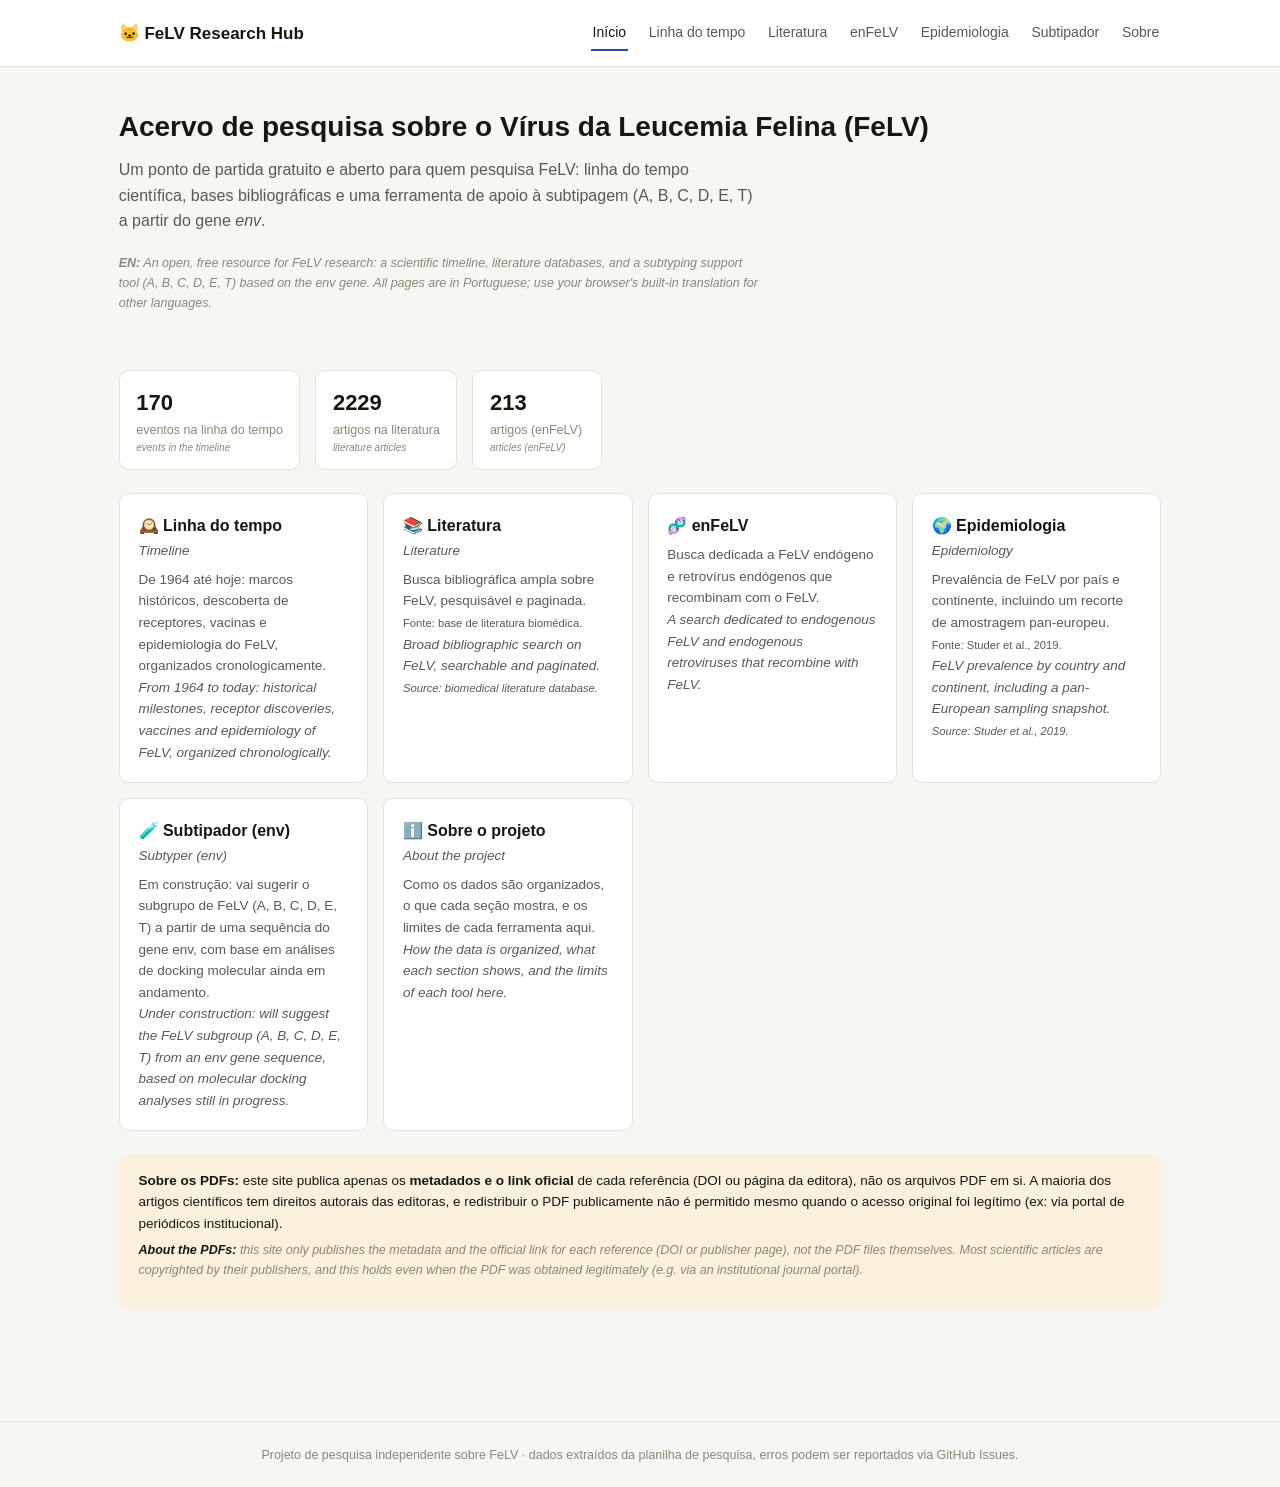
<file: index.html>
<!doctype html>
<html lang="pt-BR">
<head>
<meta charset="utf-8">
<meta name="viewport" content="width=device-width, initial-scale=1">
<title>FeLV Research Hub</title>
<meta name="description" content="Acervo aberto de pesquisa sobre o vírus da leucemia felina (FeLV): linha do tempo, buscas bibliográficas e ferramenta de apoio à subtipagem.">
<link rel="stylesheet" href="assets/css/style.css">
</head>
<body>
<header class="site">
  <div class="bar">
    <a class="brand" href="index.html">🐱 FeLV Research Hub</a>
    <nav>
      <a href="index.html" class="active">Início</a>
      <a href="felv_timeline.html">Linha do tempo</a>
      <a href="pubmed.html">Literatura</a>
      <a href="enfelv.html">enFeLV</a>
      <a href="epidemiologia.html">Epidemiologia</a>
      <a href="subtipador.html">Subtipador</a>
      <a href="sobre.html">Sobre</a>
    </nav>
  </div>
</header>

<div class="wrap">
  <div class="hero">
    <h1>Acervo de pesquisa sobre o Vírus da Leucemia Felina (FeLV)</h1>
    <p class="lead">Um ponto de partida gratuito e aberto para quem pesquisa FeLV: linha do tempo científica, bases bibliográficas e uma ferramenta de apoio à subtipagem (A, B, C, D, E, T) a partir do gene <em>env</em>.</p>
    <p class="en-text" style="margin-top:0.75rem;max-width:640px">
      <b>EN:</b> An open, free resource for FeLV research: a scientific timeline, literature databases, and a subtyping support tool (A, B, C, D, E, T) based on the <em>env</em> gene. All pages are in Portuguese; use your browser's built-in translation for other languages.
    </p>
  </div>

  <div class="stats" id="stats">
    <div class="stat"><div class="n">…</div><div class="l">carregando…</div></div>
  </div>

  <div class="card-grid">
    <a class="card" href="felv_timeline.html">
      <h3>🕰️ Linha do tempo</h3>
      <p class="en-caption">Timeline</p>
      <p>De 1964 até hoje: marcos históricos, descoberta de receptores, vacinas e epidemiologia do FeLV, organizados cronologicamente.</p>
      <p class="en-text">From 1964 to today: historical milestones, receptor discoveries, vaccines and epidemiology of FeLV, organized chronologically.</p>
    </a>
    <a class="card" href="pubmed.html">
      <h3>📚 Literatura</h3>
      <p class="en-caption">Literature</p>
      <p>Busca bibliográfica ampla sobre FeLV, pesquisável e paginada. <small>Fonte: base de literatura biomédica.</small></p>
      <p class="en-text">Broad bibliographic search on FeLV, searchable and paginated. <small>Source: biomedical literature database.</small></p>
    </a>
    <a class="card" href="enfelv.html">
      <h3>🧬 enFeLV</h3>
      <p>Busca dedicada a FeLV endógeno e retrovírus endógenos que recombinam com o FeLV.</p>
      <p class="en-text">A search dedicated to endogenous FeLV and endogenous retroviruses that recombine with FeLV.</p>
    </a>
    <a class="card" href="epidemiologia.html">
      <h3>🌍 Epidemiologia</h3>
      <p class="en-caption">Epidemiology</p>
      <p>Prevalência de FeLV por país e continente, incluindo um recorte de amostragem pan-europeu. <small>Fonte: Studer et al., 2019.</small></p>
      <p class="en-text">FeLV prevalence by country and continent, including a pan-European sampling snapshot. <small>Source: Studer et al., 2019.</small></p>
    </a>
    <a class="card" href="subtipador.html">
      <h3>🧪 Subtipador (env)</h3>
      <p class="en-caption">Subtyper (env)</p>
      <p>Em construção: vai sugerir o subgrupo de FeLV (A, B, C, D, E, T) a partir de uma sequência do gene env, com base em análises de docking molecular ainda em andamento.</p>
      <p class="en-text">Under construction: will suggest the FeLV subgroup (A, B, C, D, E, T) from an env gene sequence, based on molecular docking analyses still in progress.</p>
    </a>
    <a class="card" href="sobre.html">
      <h3>ℹ️ Sobre o projeto</h3>
      <p class="en-caption">About the project</p>
      <p>Como os dados são organizados, o que cada seção mostra, e os limites de cada ferramenta aqui.</p>
      <p class="en-text">How the data is organized, what each section shows, and the limits of each tool here.</p>
    </a>
  </div>

  <div class="notice warn">
    <b>Sobre os PDFs:</b> este site publica apenas os <b>metadados e o link oficial</b> de cada referência (DOI ou página da editora), não os arquivos PDF em si. A maioria dos artigos científicos tem direitos autorais das editoras, e redistribuir o PDF publicamente não é permitido mesmo quando o acesso original foi legítimo (ex: via portal de periódicos institucional).
    <p class="en-text"><b>About the PDFs:</b> this site only publishes the metadata and the official link for each reference (DOI or publisher page), not the PDF files themselves. Most scientific articles are copyrighted by their publishers, and this holds even when the PDF was obtained legitimately (e.g. via an institutional journal portal).</p>
  </div>
</div>

<footer class="site">
  Projeto de pesquisa independente sobre FeLV · dados extraídos da planilha de pesquisa, erros podem ser reportados via GitHub Issues.
</footer>

<script src="data/timeline.json.js"></script>
<script src="data/pubmed.json.js"></script>
<script src="data/enfelv.json.js"></script>
<script>
try {
  document.getElementById('stats').innerHTML = `
    <div class="stat"><div class="n">${window.__TIMELINE__.count}</div><div class="l">eventos na linha do tempo</div><div class="l-en">events in the timeline</div></div>
    <div class="stat"><div class="n">${window.__PUBMED__.count}</div><div class="l">artigos na literatura</div><div class="l-en">literature articles</div></div>
    <div class="stat"><div class="n">${window.__ENFELV__.count}</div><div class="l">artigos (enFeLV)</div><div class="l-en">articles (enFeLV)</div></div>
  `;
} catch (e) {}
</script>
</body>
</html>
</file>
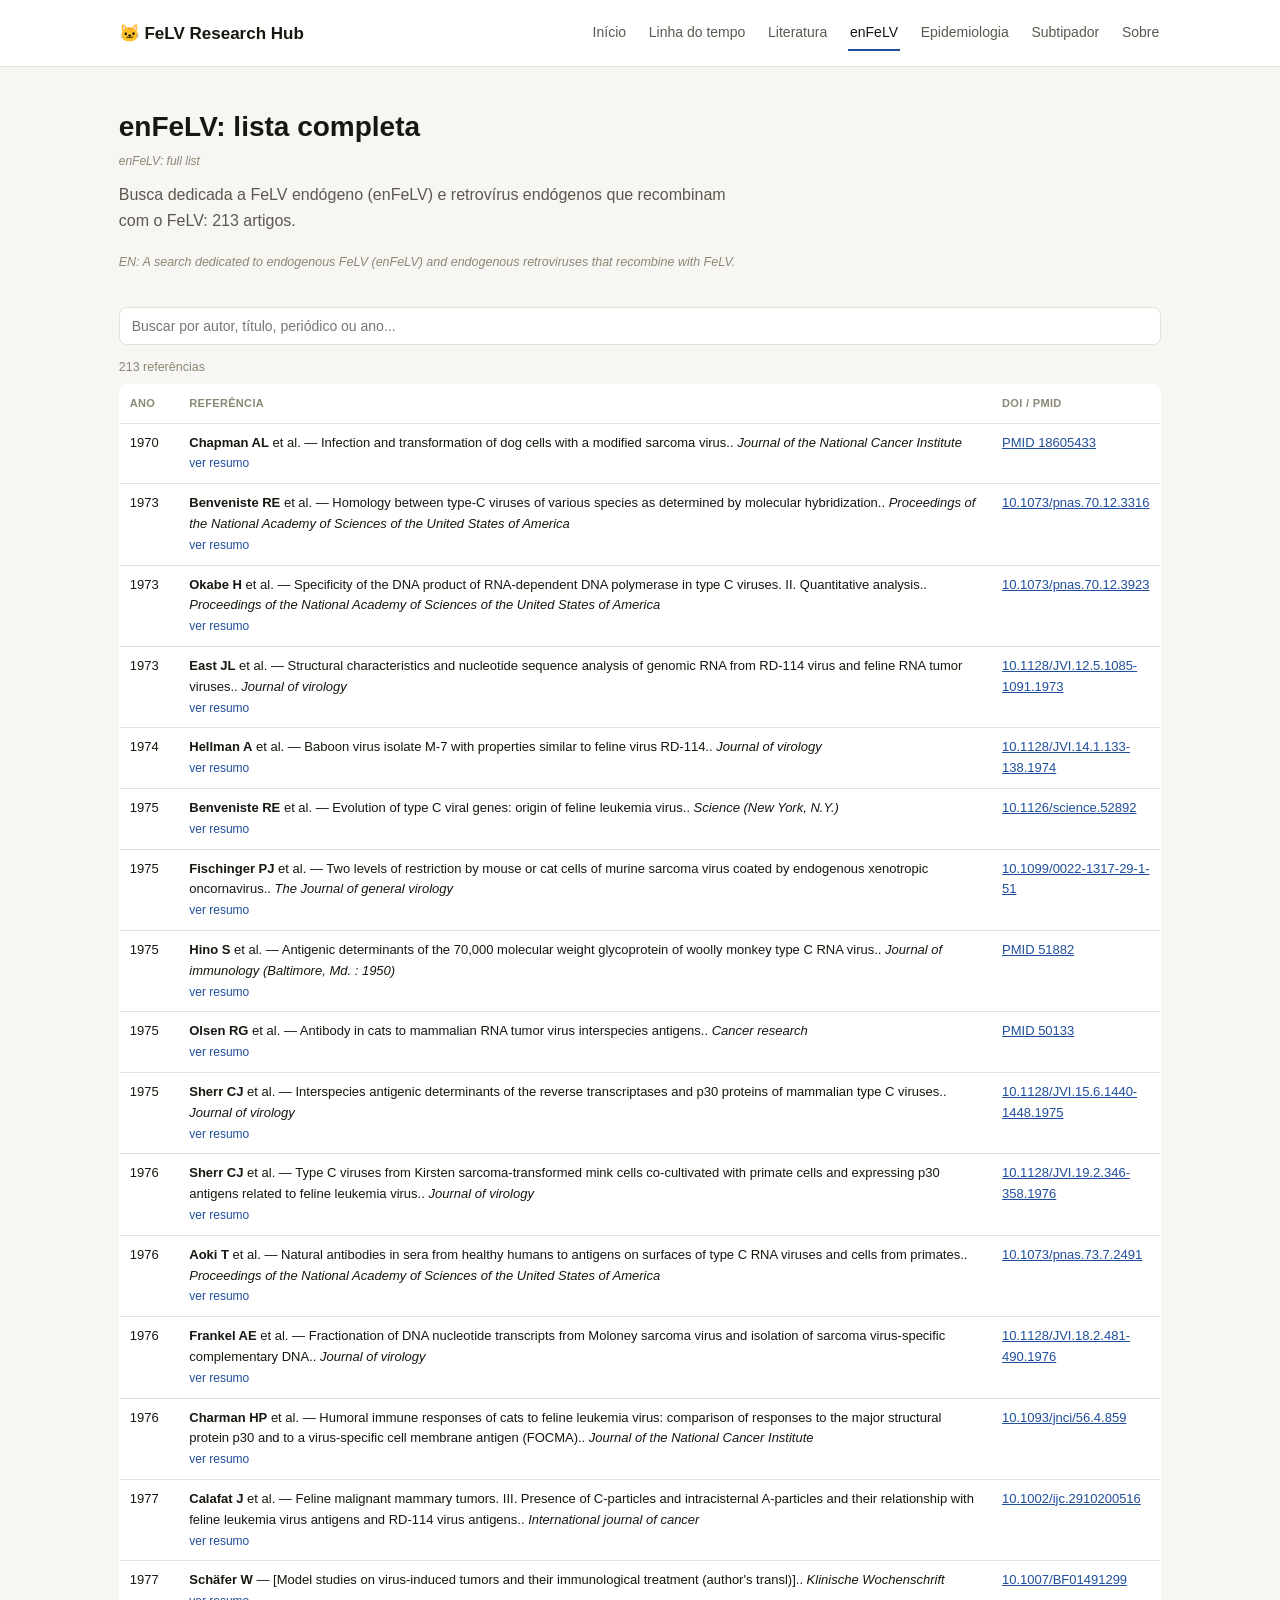
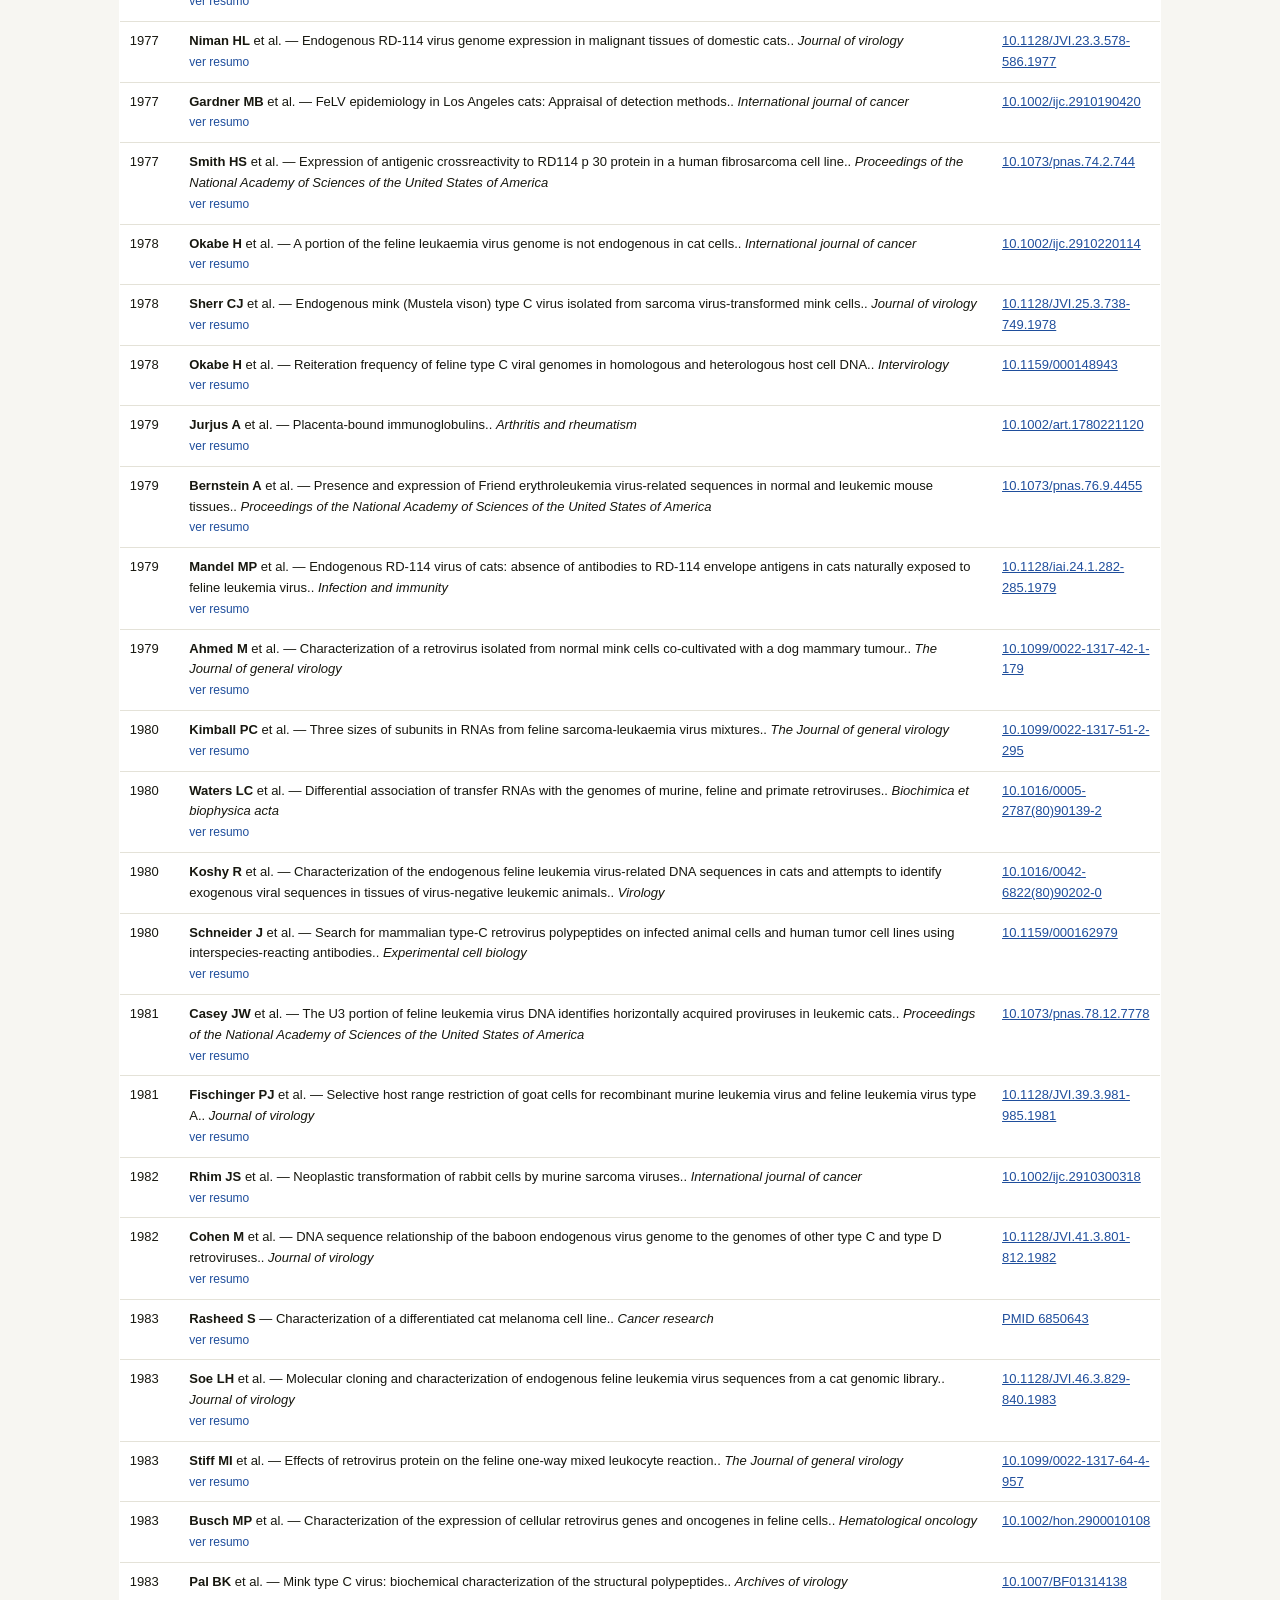
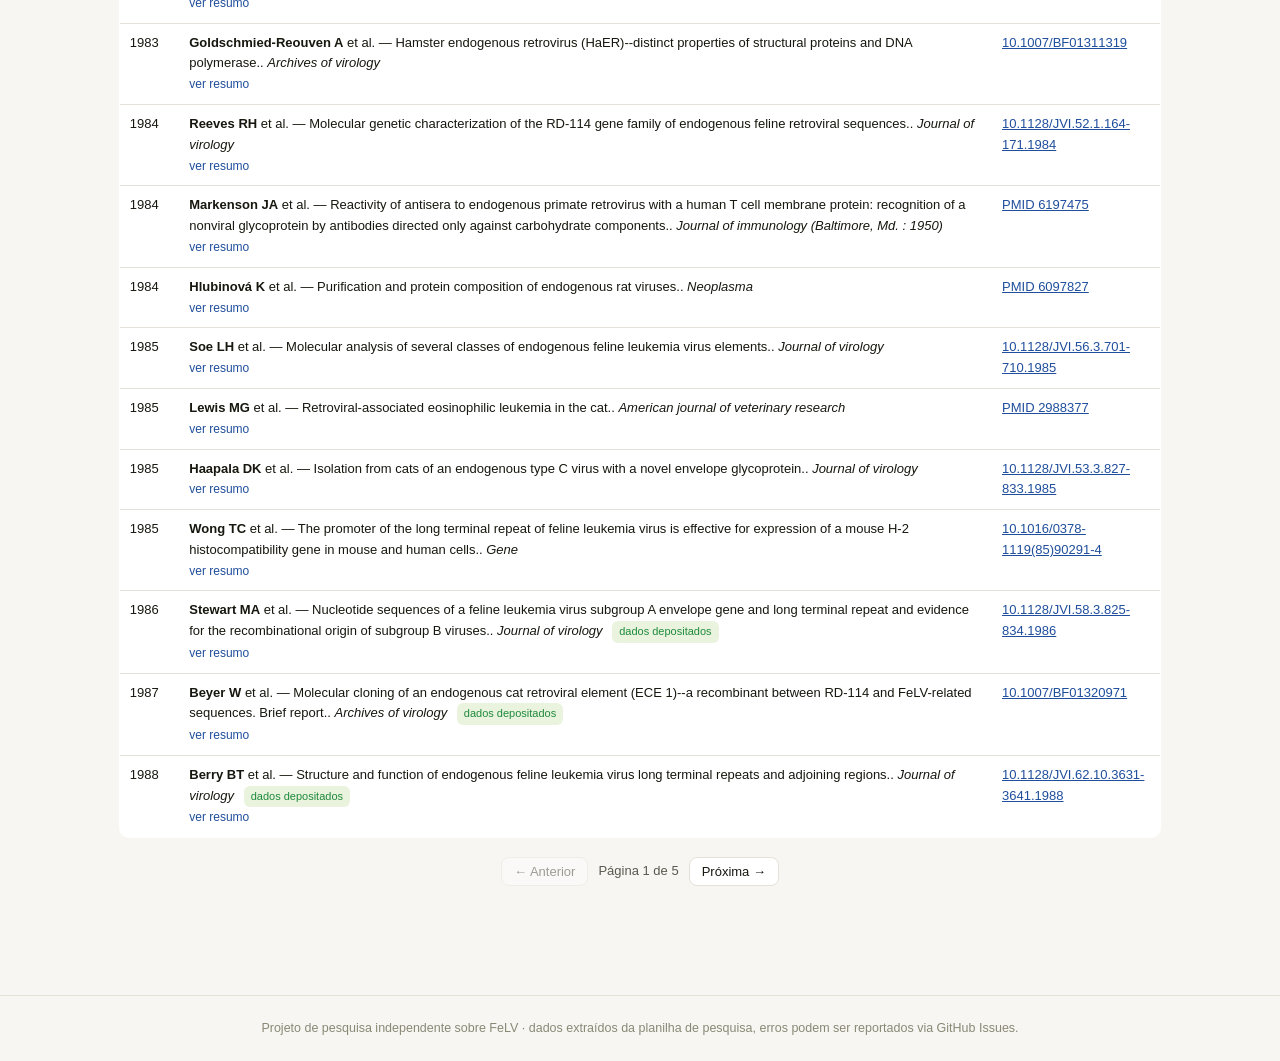
<file: enfelv.html>
<!doctype html>
<html lang="pt-BR">
<head>
<meta charset="utf-8">
<meta name="viewport" content="width=device-width, initial-scale=1">
<title>enFeLV · FeLV Research Hub</title>
<link rel="stylesheet" href="assets/css/style.css">
</head>
<body>
<header class="site">
  <div class="bar">
    <a class="brand" href="index.html">🐱 FeLV Research Hub</a>
    <nav>
      <a href="index.html">Início</a>
      <a href="felv_timeline.html">Linha do tempo</a>
      <a href="pubmed.html">Literatura</a>
      <a href="enfelv.html" class="active">enFeLV</a>
      <a href="epidemiologia.html">Epidemiologia</a>
      <a href="subtipador.html">Subtipador</a>
      <a href="sobre.html">Sobre</a>
    </nav>
  </div>
</header>

<div class="wrap">
  <div class="hero">
    <h1>enFeLV: lista completa</h1>
    <p class="en-caption">enFeLV: full list</p>
    <p class="lead">Busca dedicada a FeLV endógeno (enFeLV) e retrovírus endógenos que recombinam com o FeLV: <span id="totalCount">…</span> artigos.</p>
    <p class="en-text" style="max-width:640px">EN: A search dedicated to endogenous FeLV (enFeLV) and endogenous retroviruses that recombine with FeLV.</p>
  </div>

  <input type="search" id="search" placeholder="Buscar por autor, título, periódico ou ano...">
  <div class="count" id="count"></div>

  <table>
    <thead>
      <tr>
        <th style="width:60px">Ano</th>
        <th class="ref-cell">Referência</th>
        <th style="width:150px">DOI / PMID</th>
      </tr>
    </thead>
    <tbody id="tbody"></tbody>
  </table>

  <div class="pagination" id="pagination"></div>
</div>

<footer class="site">
  Projeto de pesquisa independente sobre FeLV · dados extraídos da planilha de pesquisa, erros podem ser reportados via GitHub Issues.
</footer>

<script src="assets/js/list-page.js"></script>
<script src="data/enfelv.json.js"></script>
<script>
initListPage({
  data: window.__ENFELV__.records,
  totalCountEl: document.getElementById('totalCount'),
});
</script>
</body>
</html>
</file>
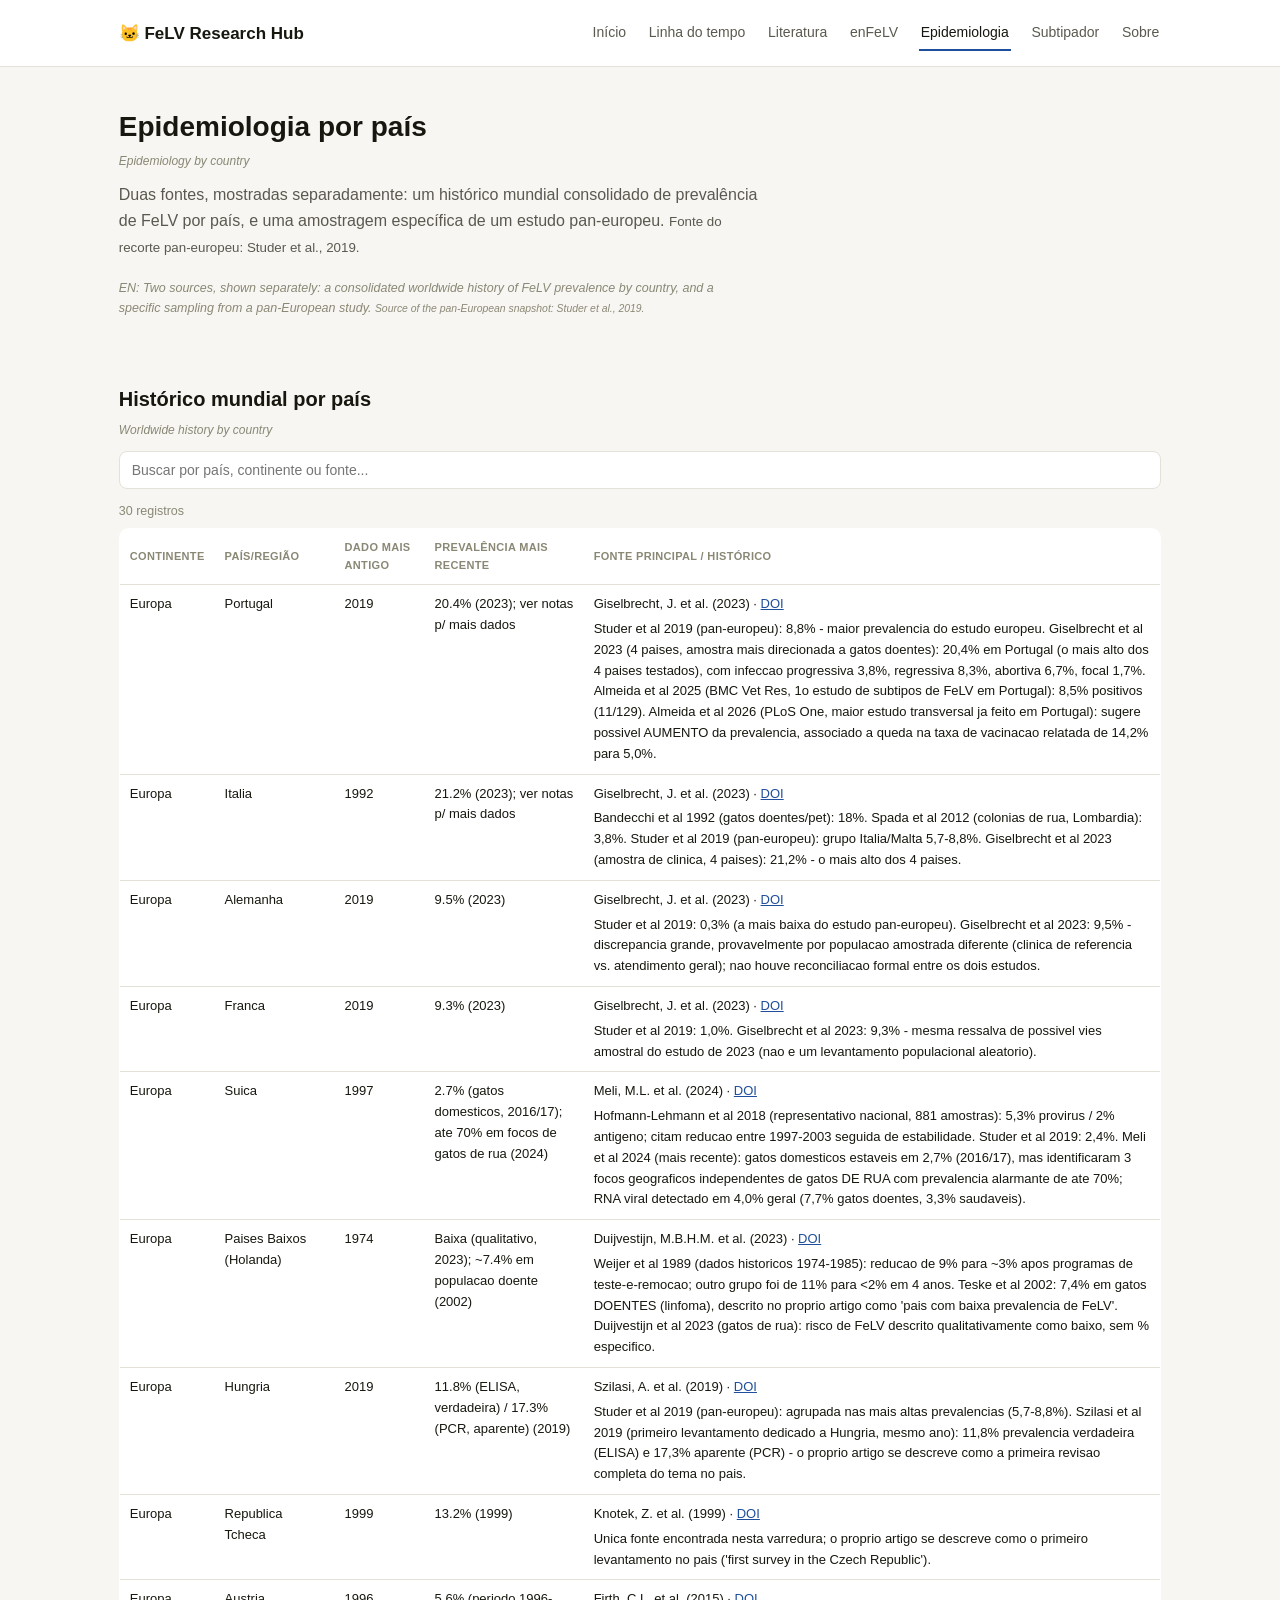
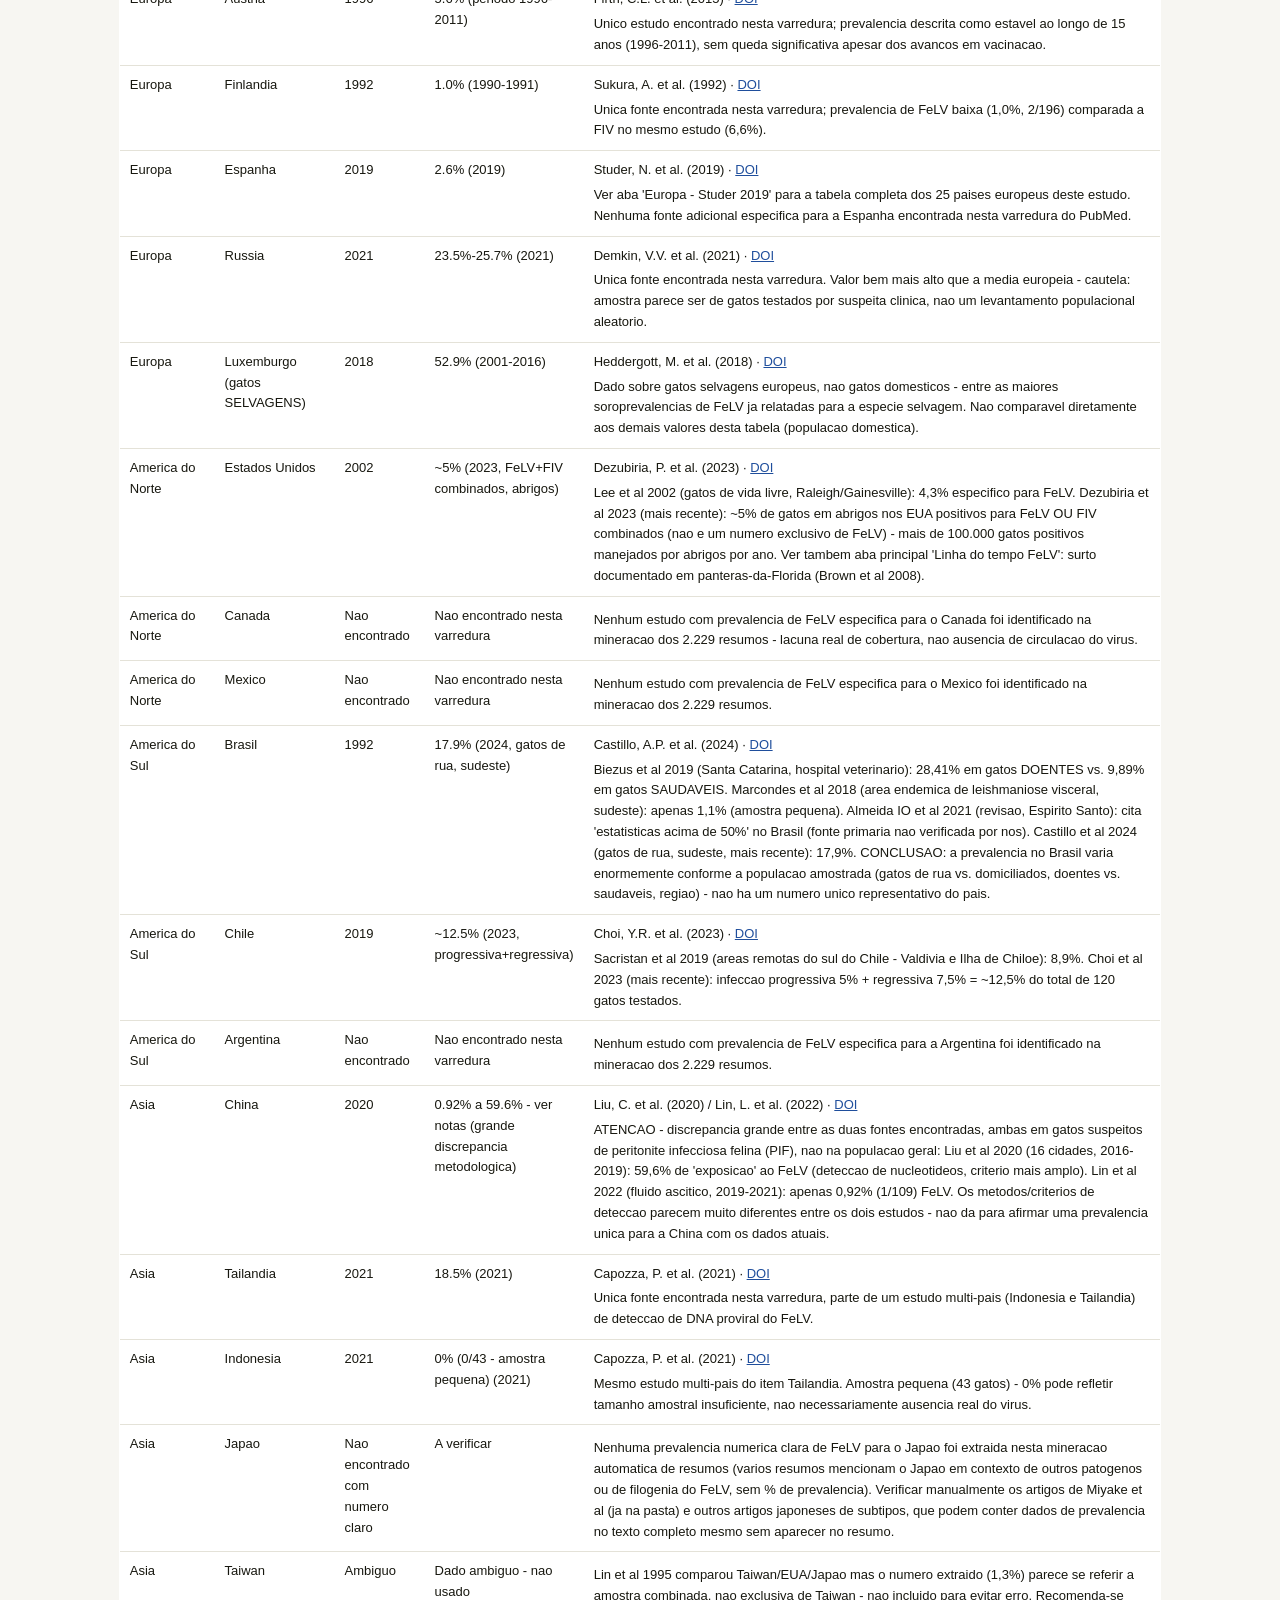
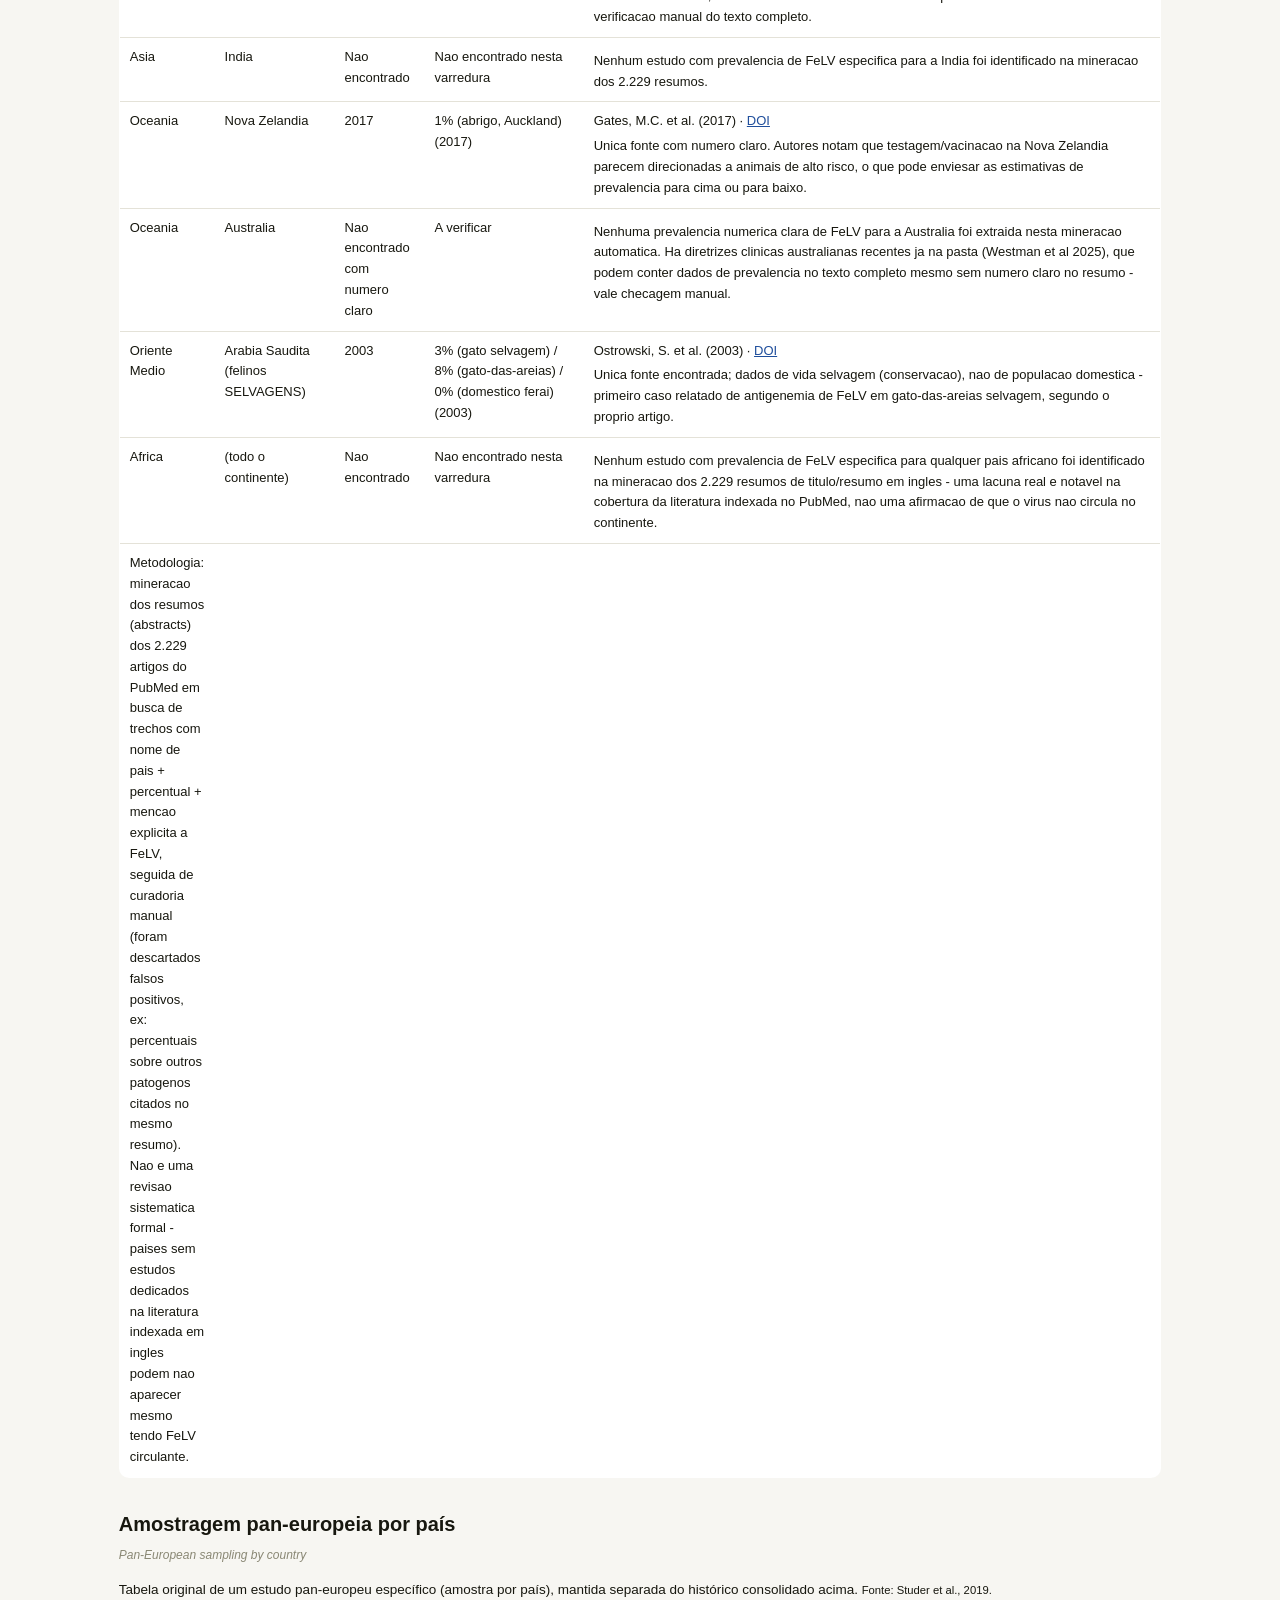
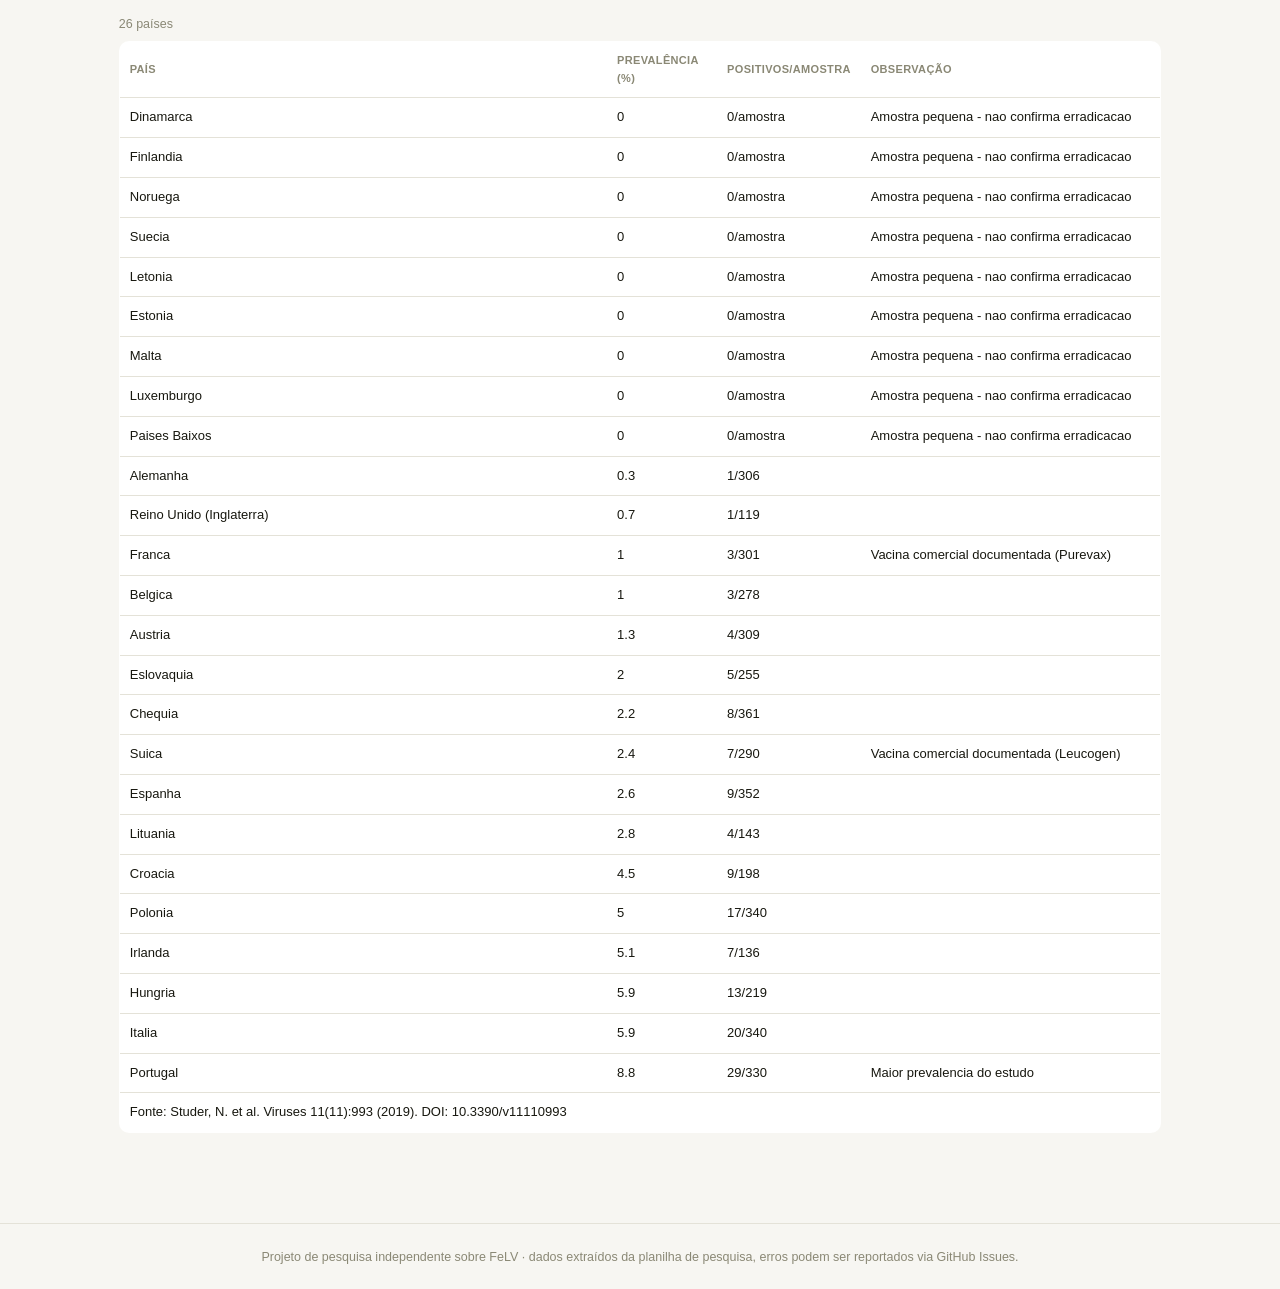
<file: epidemiologia.html>
<!doctype html>
<html lang="pt-BR">
<head>
<meta charset="utf-8">
<meta name="viewport" content="width=device-width, initial-scale=1">
<title>Epidemiologia · FeLV Research Hub</title>
<link rel="stylesheet" href="assets/css/style.css">
</head>
<body>
<header class="site">
  <div class="bar">
    <a class="brand" href="index.html">🐱 FeLV Research Hub</a>
    <nav>
      <a href="index.html">Início</a>
      <a href="felv_timeline.html">Linha do tempo</a>
      <a href="pubmed.html">Literatura</a>
      <a href="enfelv.html">enFeLV</a>
      <a href="epidemiologia.html" class="active">Epidemiologia</a>
      <a href="subtipador.html">Subtipador</a>
      <a href="sobre.html">Sobre</a>
    </nav>
  </div>
</header>

<div class="wrap">
  <div class="hero">
    <h1>Epidemiologia por país</h1>
    <p class="en-caption">Epidemiology by country</p>
    <p class="lead">Duas fontes, mostradas separadamente: um histórico mundial consolidado de prevalência de FeLV por país, e uma amostragem específica de um estudo pan-europeu. <small>Fonte do recorte pan-europeu: Studer et al., 2019.</small></p>
    <p class="en-text" style="max-width:640px">EN: Two sources, shown separately: a consolidated worldwide history of FeLV prevalence by country, and a specific sampling from a pan-European study. <small>Source of the pan-European snapshot: Studer et al., 2019.</small></p>
  </div>

  <h2>Histórico mundial por país</h2>
  <p class="en-caption">Worldwide history by country</p>
  <input type="search" id="search-mundo" placeholder="Buscar por país, continente ou fonte...">
  <div class="count" id="count-mundo"></div>
  <table>
    <thead>
      <tr>
        <th style="width:90px">Continente</th>
        <th style="width:120px">País/Região</th>
        <th style="width:90px">Dado mais antigo</th>
        <th style="width:140px">Prevalência mais recente</th>
        <th class="ref-cell">Fonte principal / histórico</th>
      </tr>
    </thead>
    <tbody id="tbody-mundo"></tbody>
  </table>

  <h2>Amostragem pan-europeia por país</h2>
  <p class="en-caption">Pan-European sampling by country</p>
  <p class="lead" style="font-size:13.5px">Tabela original de um estudo pan-europeu específico (amostra por país), mantida separada do histórico consolidado acima. <small>Fonte: Studer et al., 2019.</small></p>
  <div class="count" id="count-studer"></div>
  <table>
    <thead>
      <tr>
        <th class="ref-cell">País</th>
        <th style="width:110px">Prevalência (%)</th>
        <th style="width:120px">Positivos/Amostra</th>
        <th class="ref-cell">Observação</th>
      </tr>
    </thead>
    <tbody id="tbody-studer"></tbody>
  </table>
</div>

<footer class="site">
  Projeto de pesquisa independente sobre FeLV · dados extraídos da planilha de pesquisa, erros podem ser reportados via GitHub Issues.
</footer>

<script src="data/epidemiologia.json.js"></script>
<script>
const MUNDO = window.__EPIDEMIOLOGIA__.mundo;
const STUDER = window.__EPIDEMIOLOGIA__.studer;

function doiLink(doi) {
  if (!doi || doi === '-') return '';
  return ` · <a href="https://doi.org/${doi}" target="_blank" rel="noopener">DOI</a>`;
}

function renderMundo(list) {
  document.getElementById('tbody-mundo').innerHTML = list.map(r => `
    <tr>
      <td>${r.continent || ''}</td>
      <td>${r.country || ''}</td>
      <td>${r.earliest_year ?? ''}</td>
      <td>${r.latest_prevalence || ''}</td>
      <td class="ref-cell">${r.main_source || ''}${doiLink(r.doi)}<div class="note" style="margin-top:4px">${r.history_notes || ''}</div></td>
    </tr>`).join('');
  document.getElementById('count-mundo').textContent = list.length + ' registro' + (list.length !== 1 ? 's' : '');
}

function renderStuder(list) {
  document.getElementById('tbody-studer').innerHTML = list.map(r => `
    <tr>
      <td class="ref-cell">${r.country || ''}</td>
      <td>${r.prevalence_pct ?? ''}</td>
      <td>${r.positives_over_sample || ''}</td>
      <td class="ref-cell">${r.note || ''}</td>
    </tr>`).join('');
  document.getElementById('count-studer').textContent = list.length + ' país' + (list.length !== 1 ? 'es' : '');
}

document.getElementById('search-mundo').addEventListener('input', e => {
  const q = e.target.value.toLowerCase();
  renderMundo(q ? MUNDO.filter(r => JSON.stringify(r).toLowerCase().includes(q)) : MUNDO);
});

renderMundo(MUNDO);
renderStuder(STUDER);
</script>
</body>
</html>
</file>
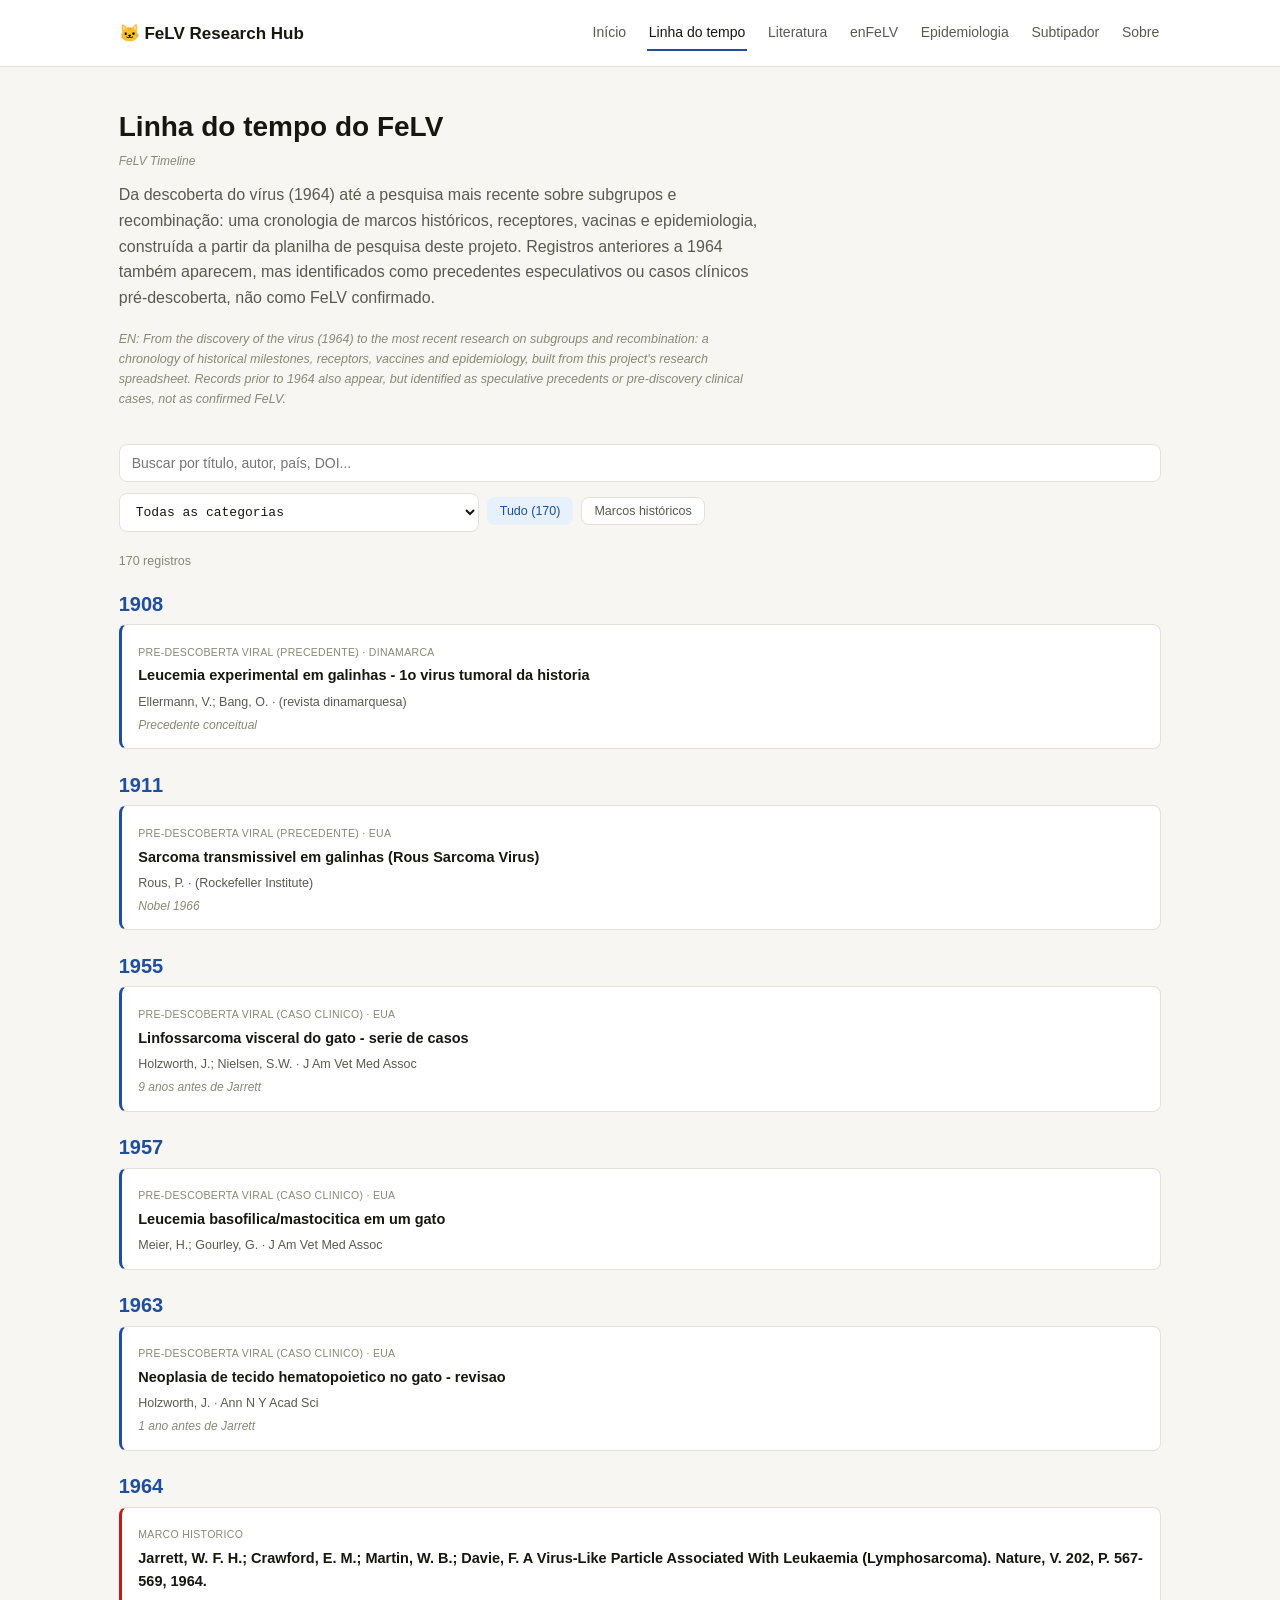
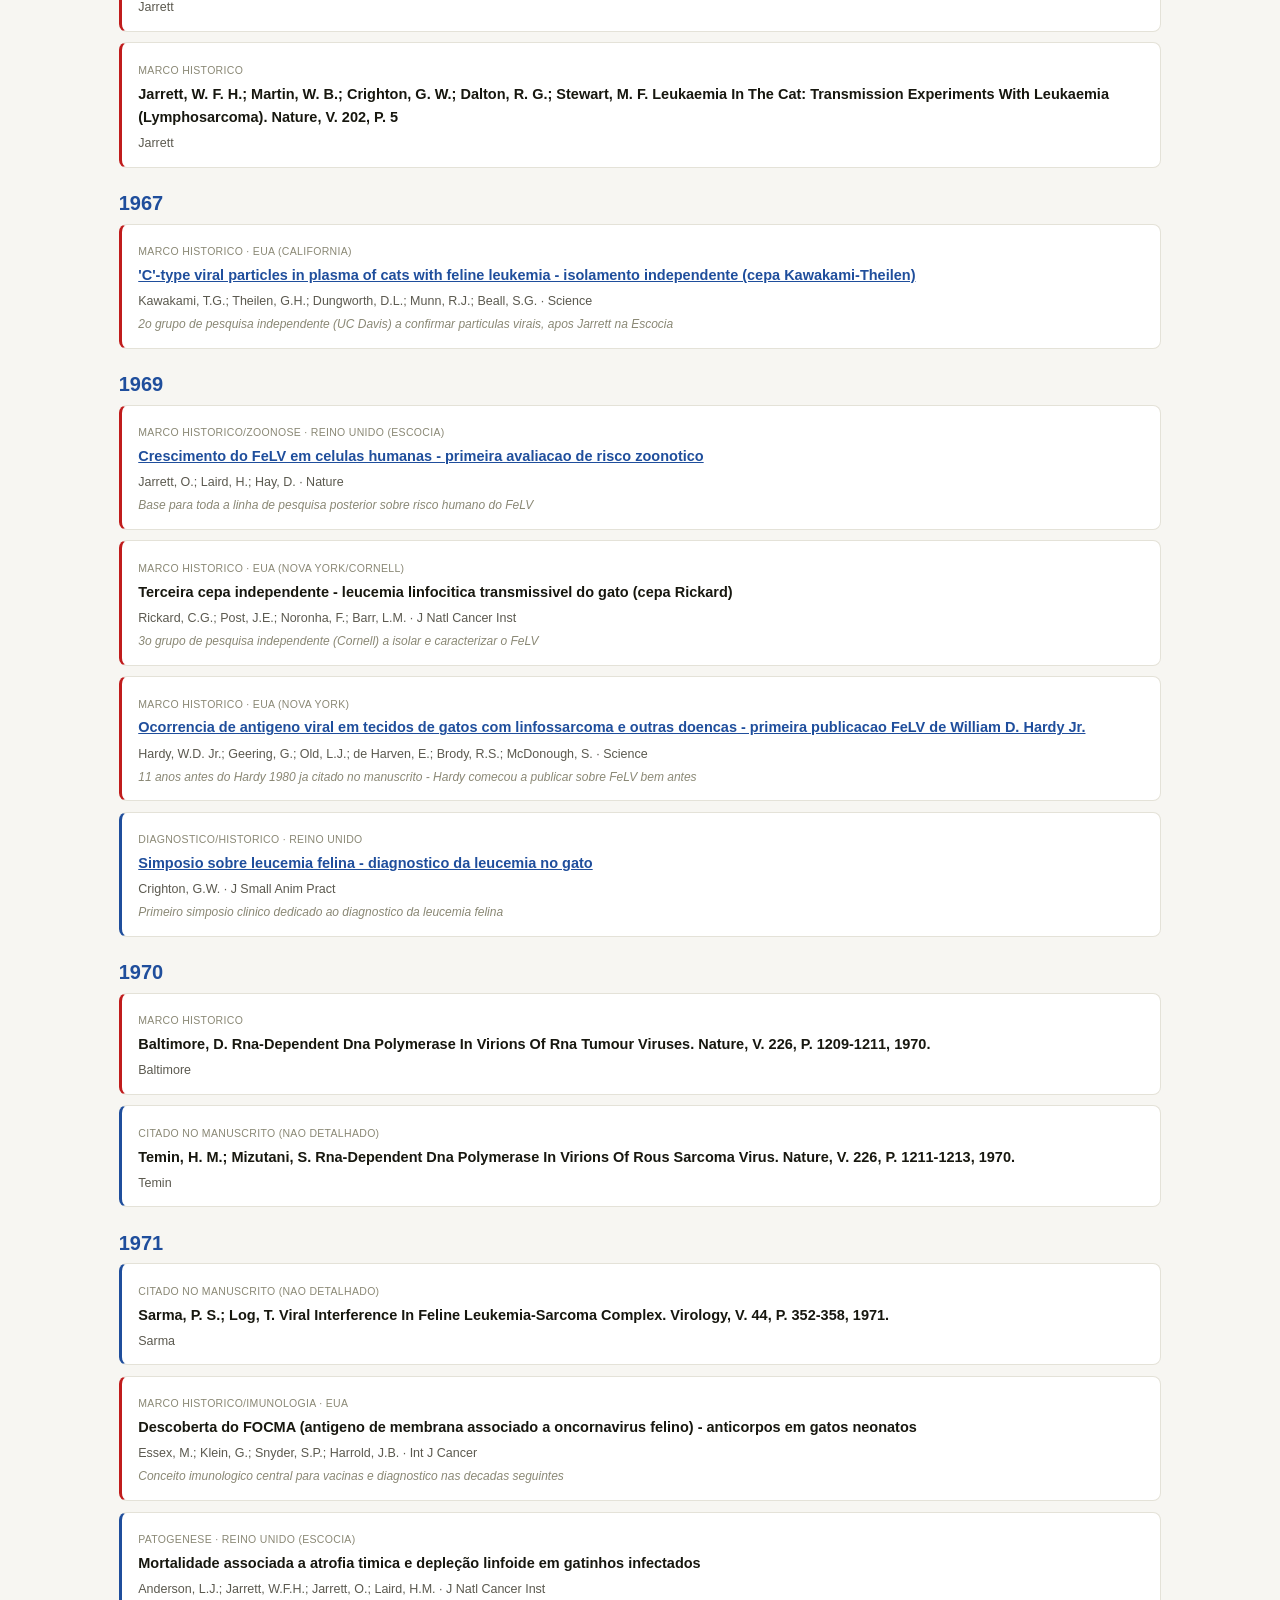
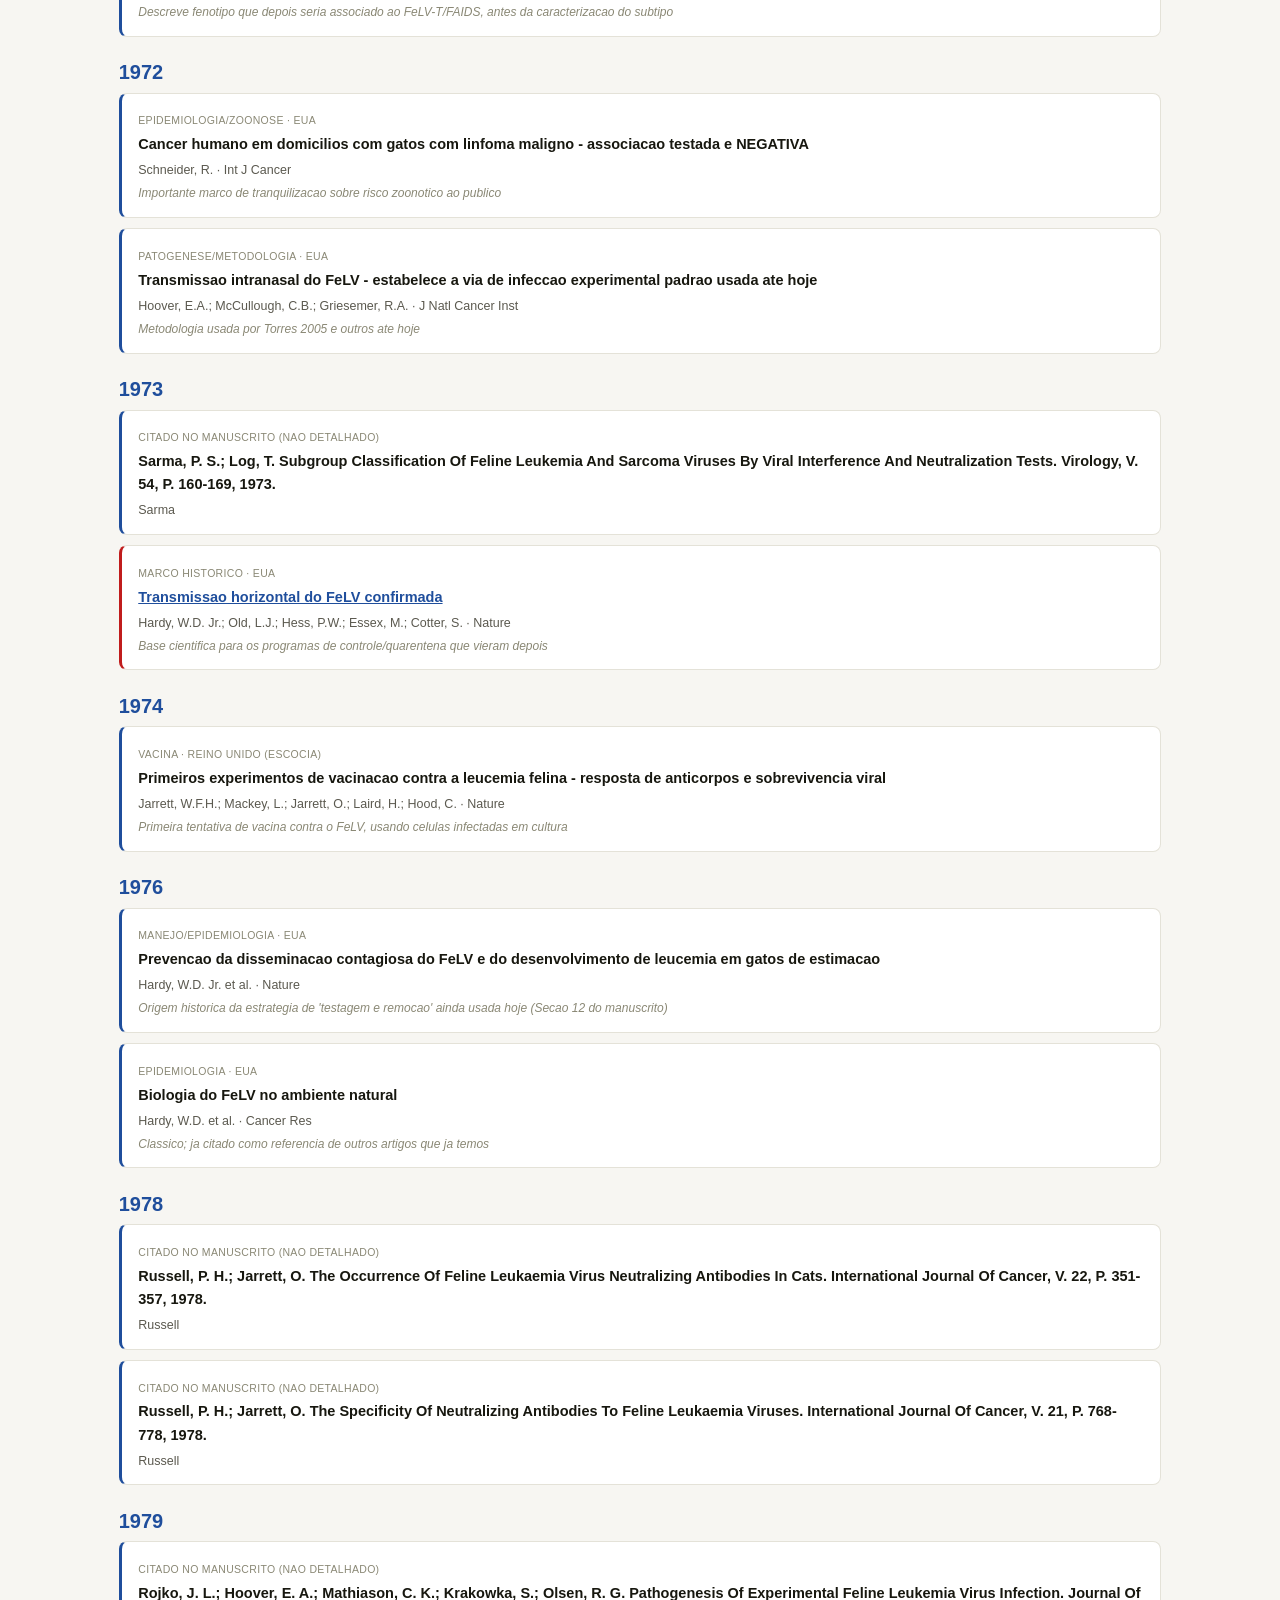
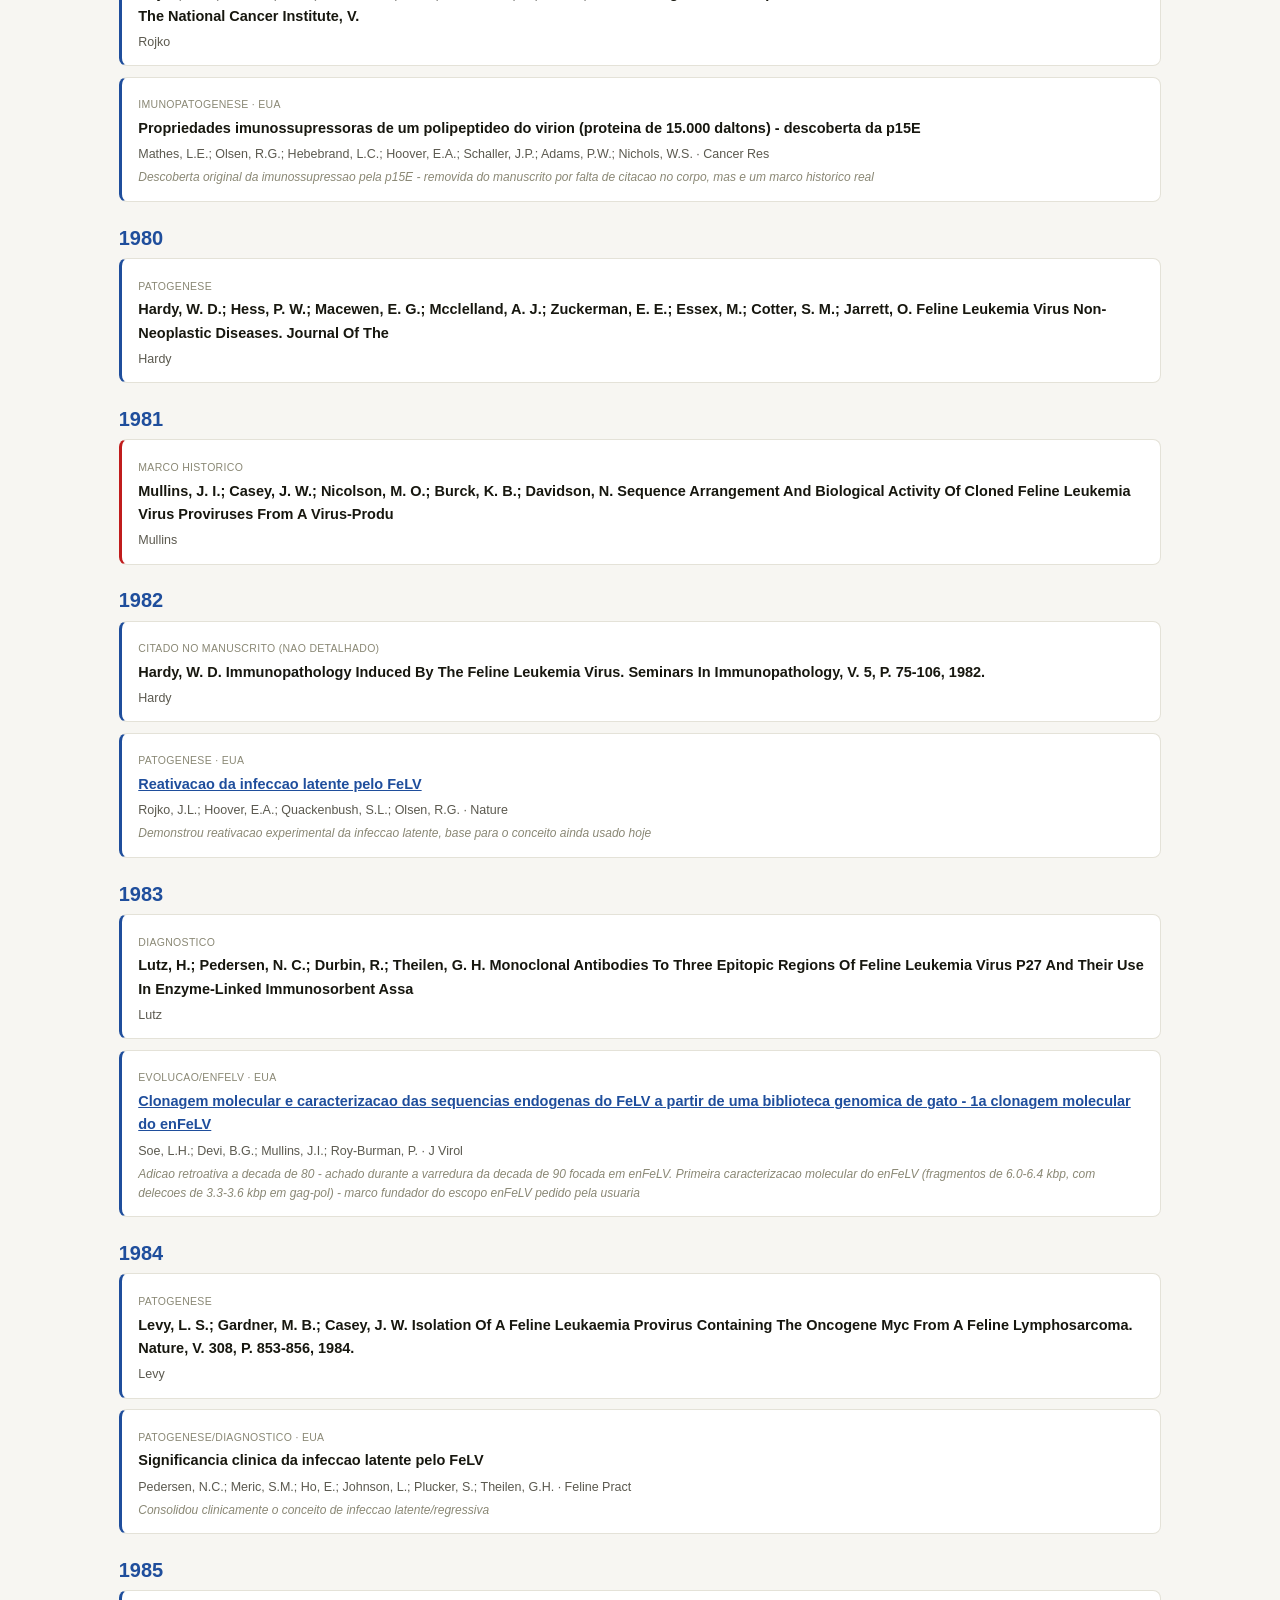
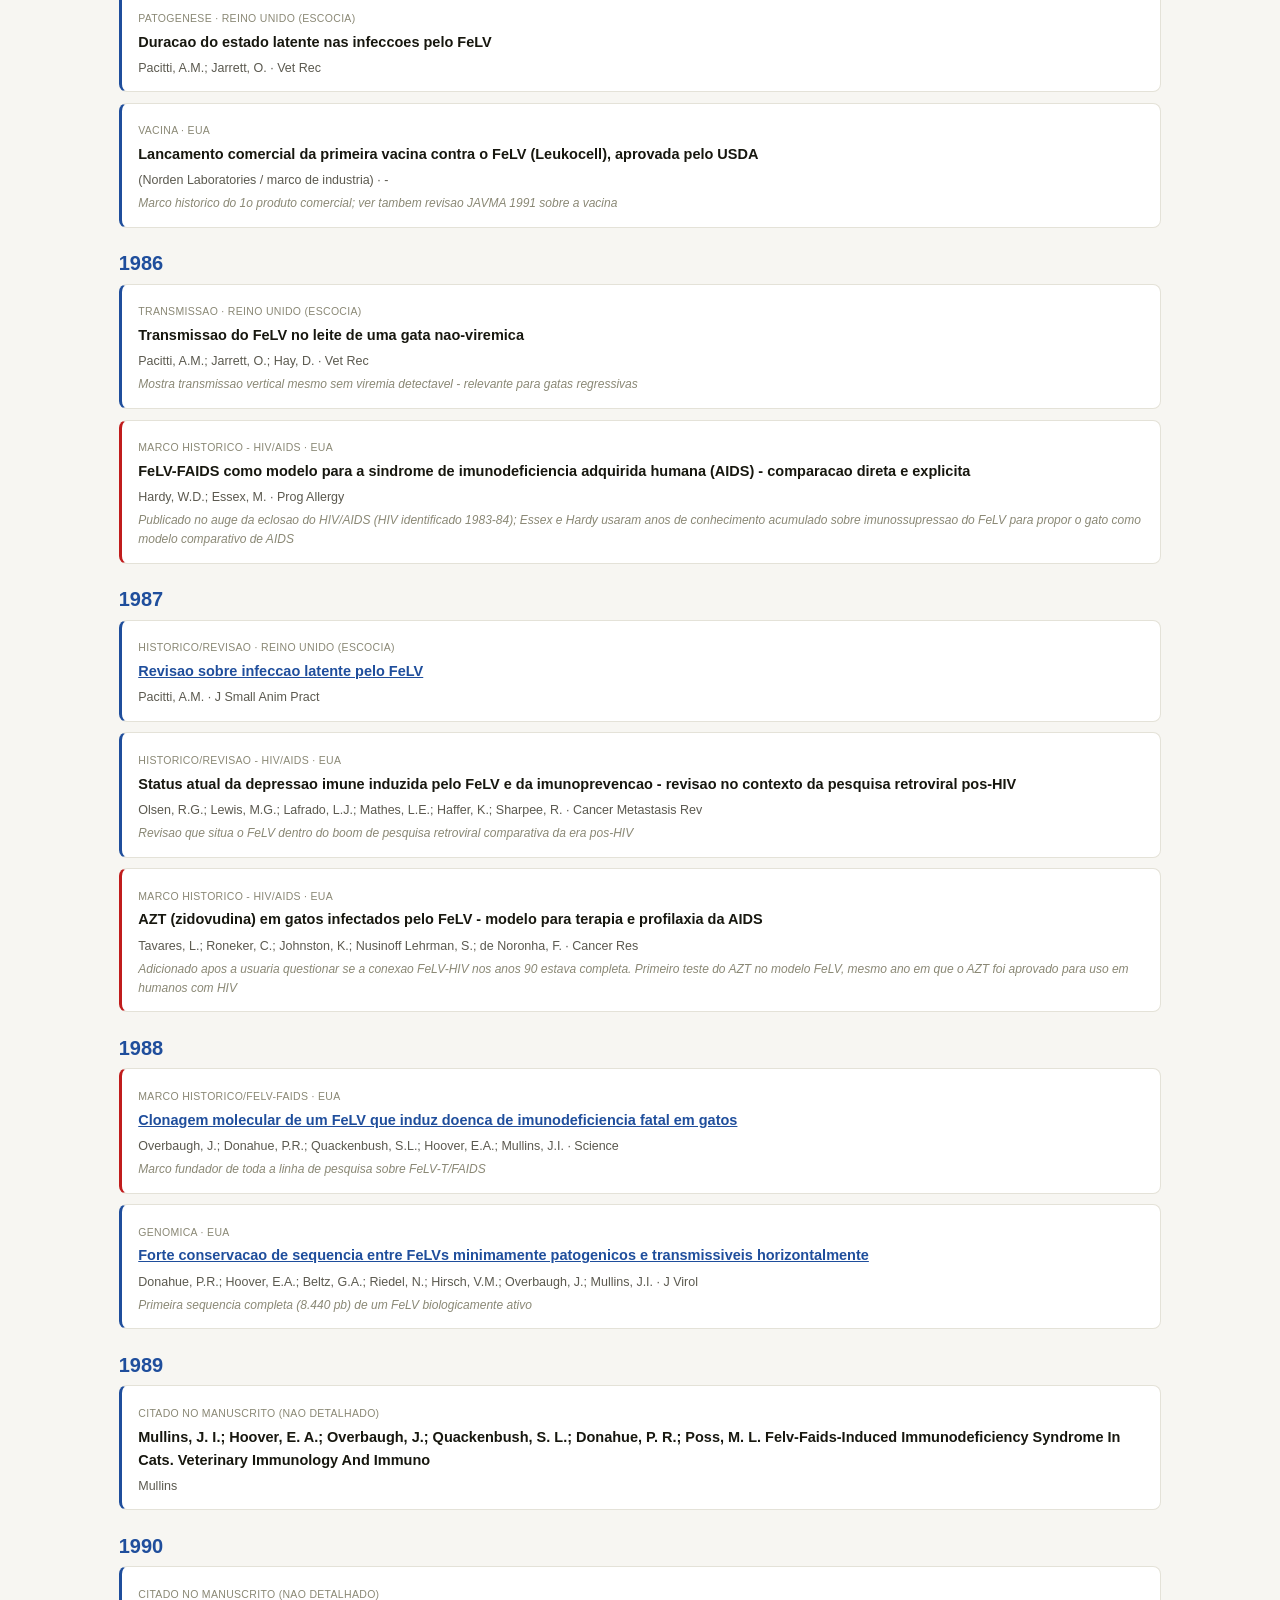
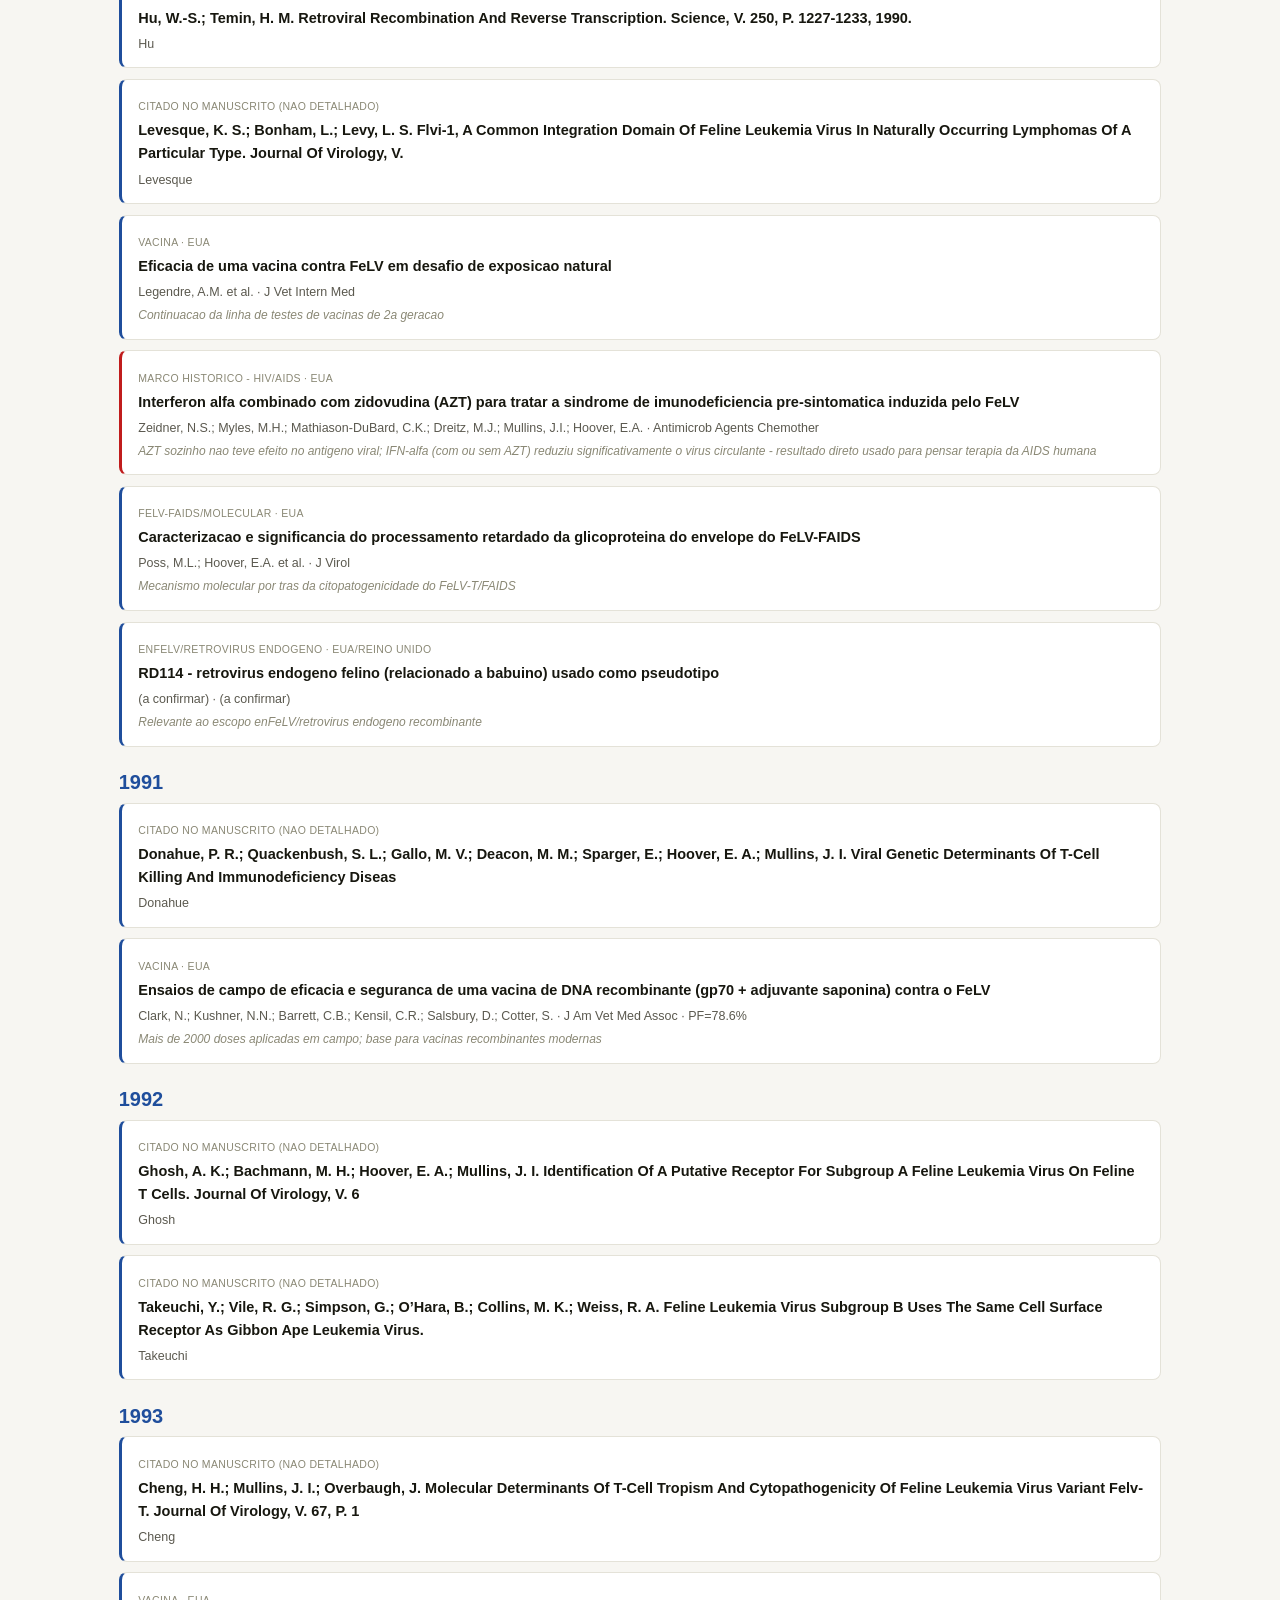
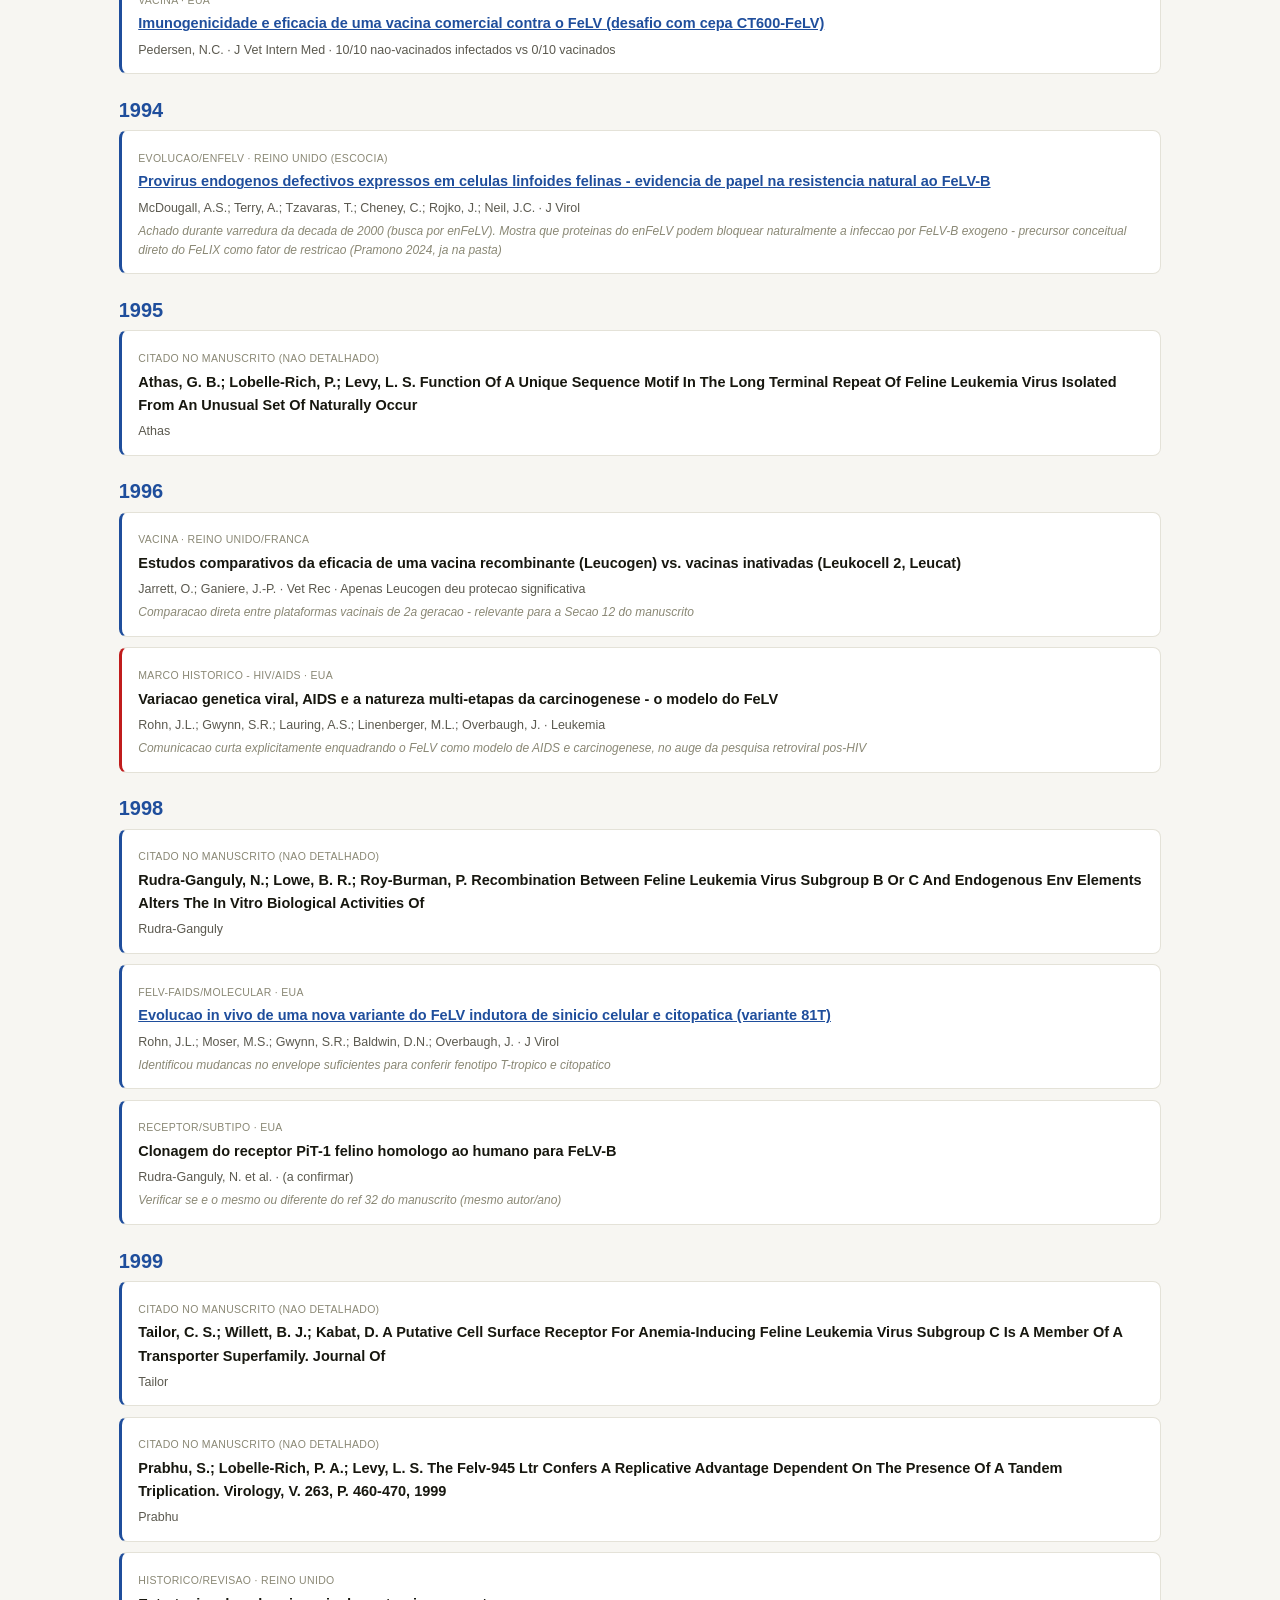
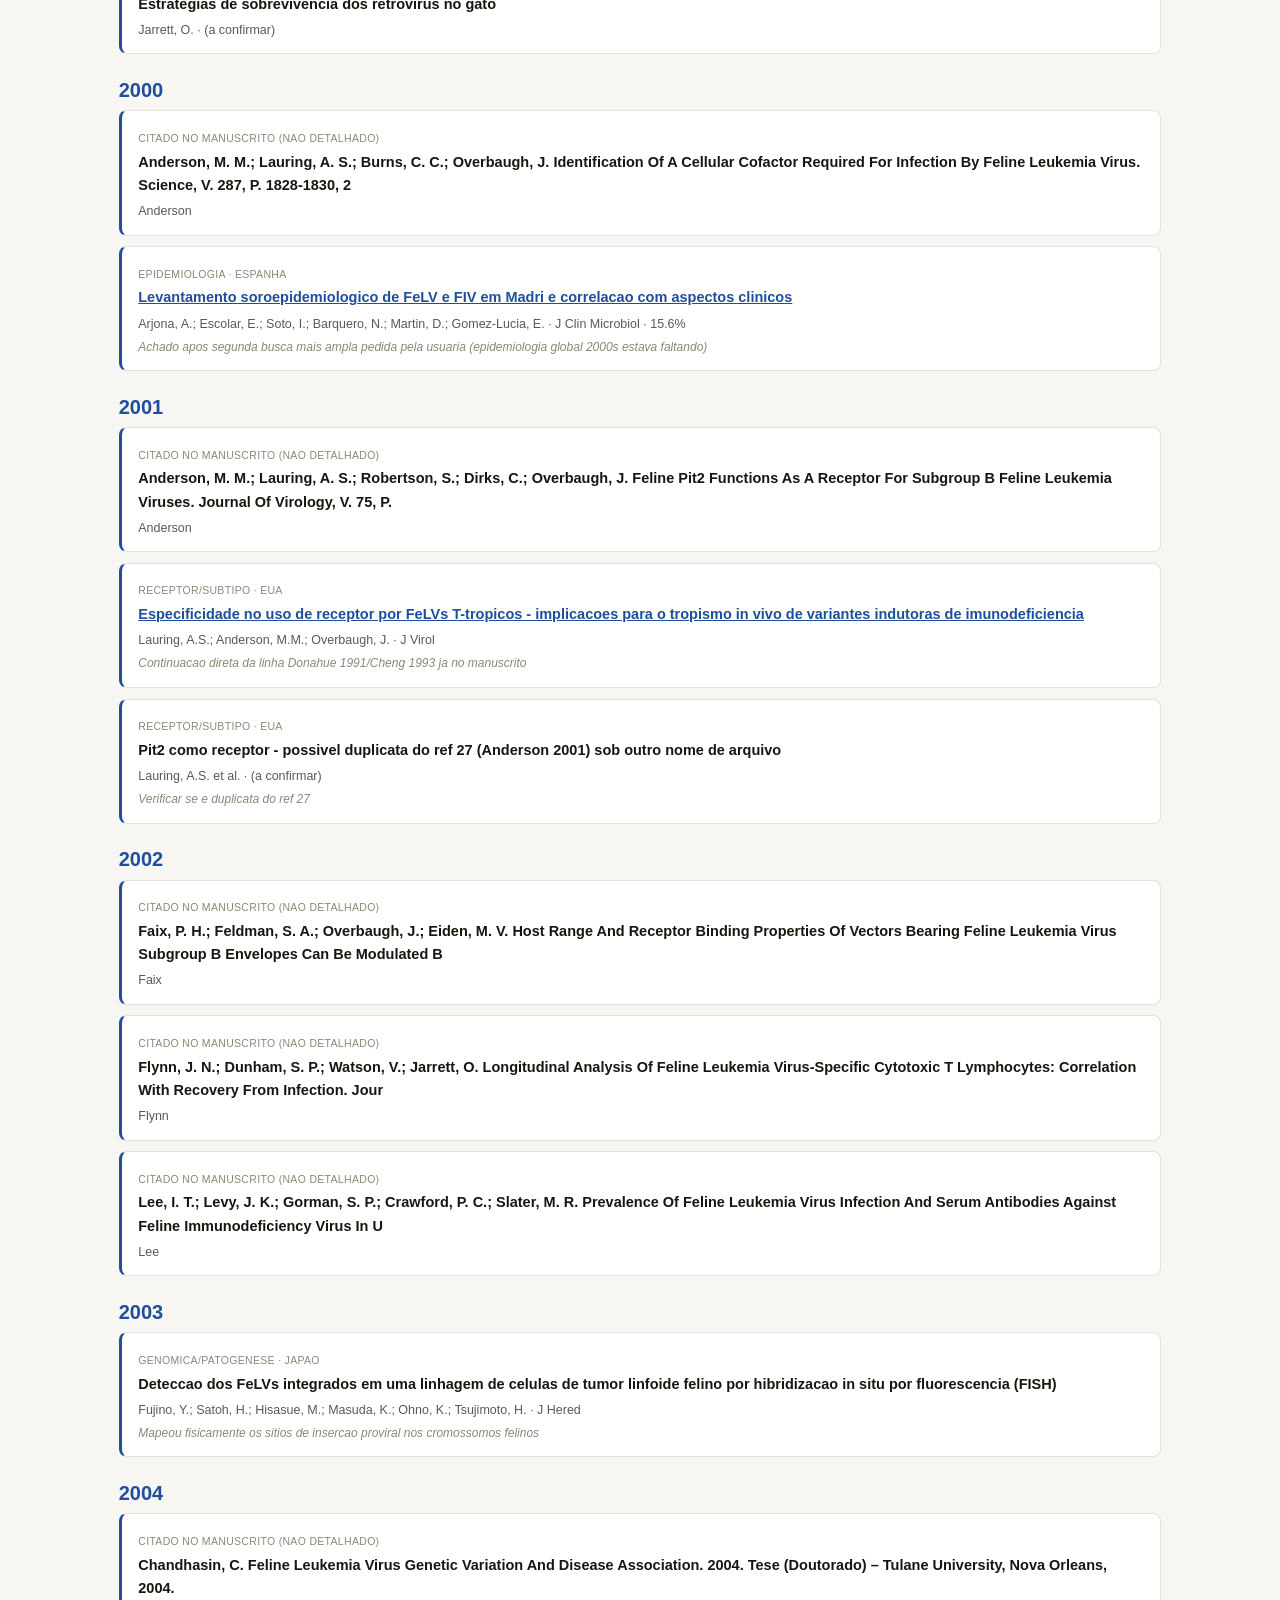
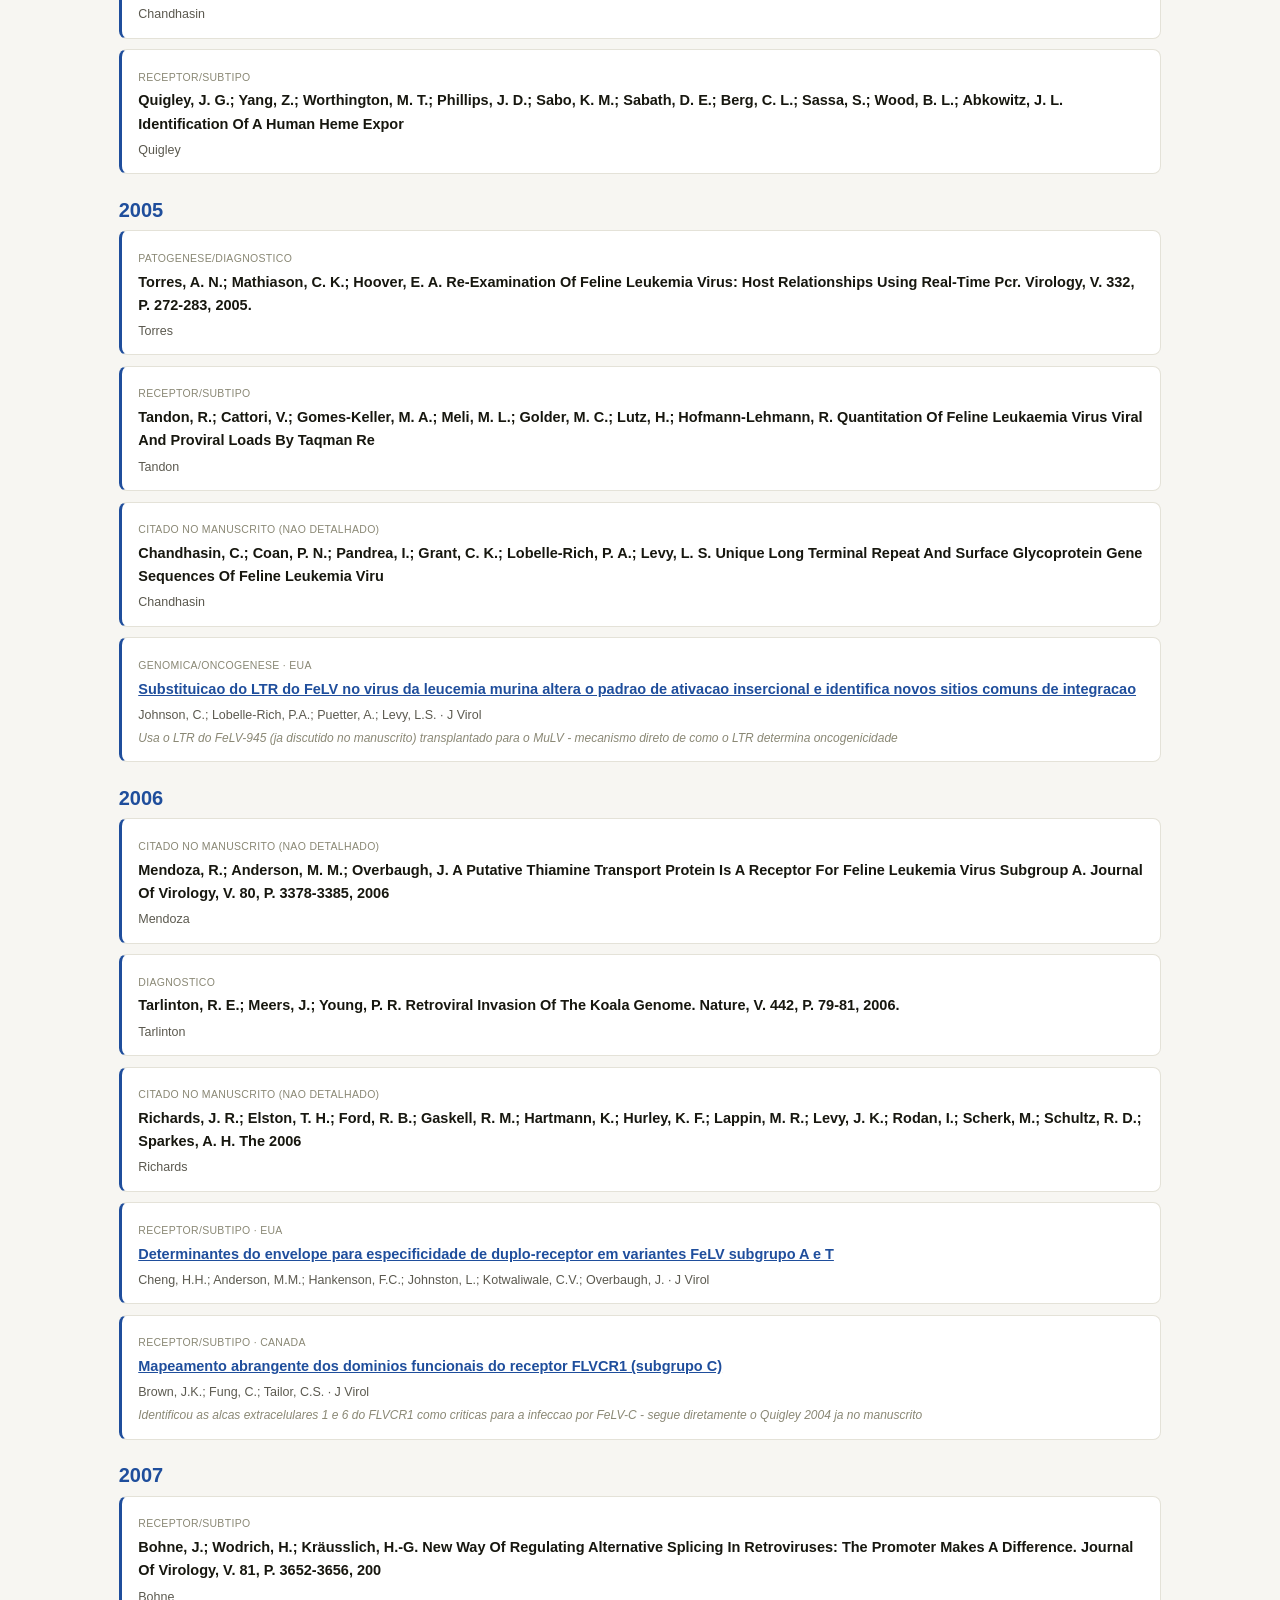
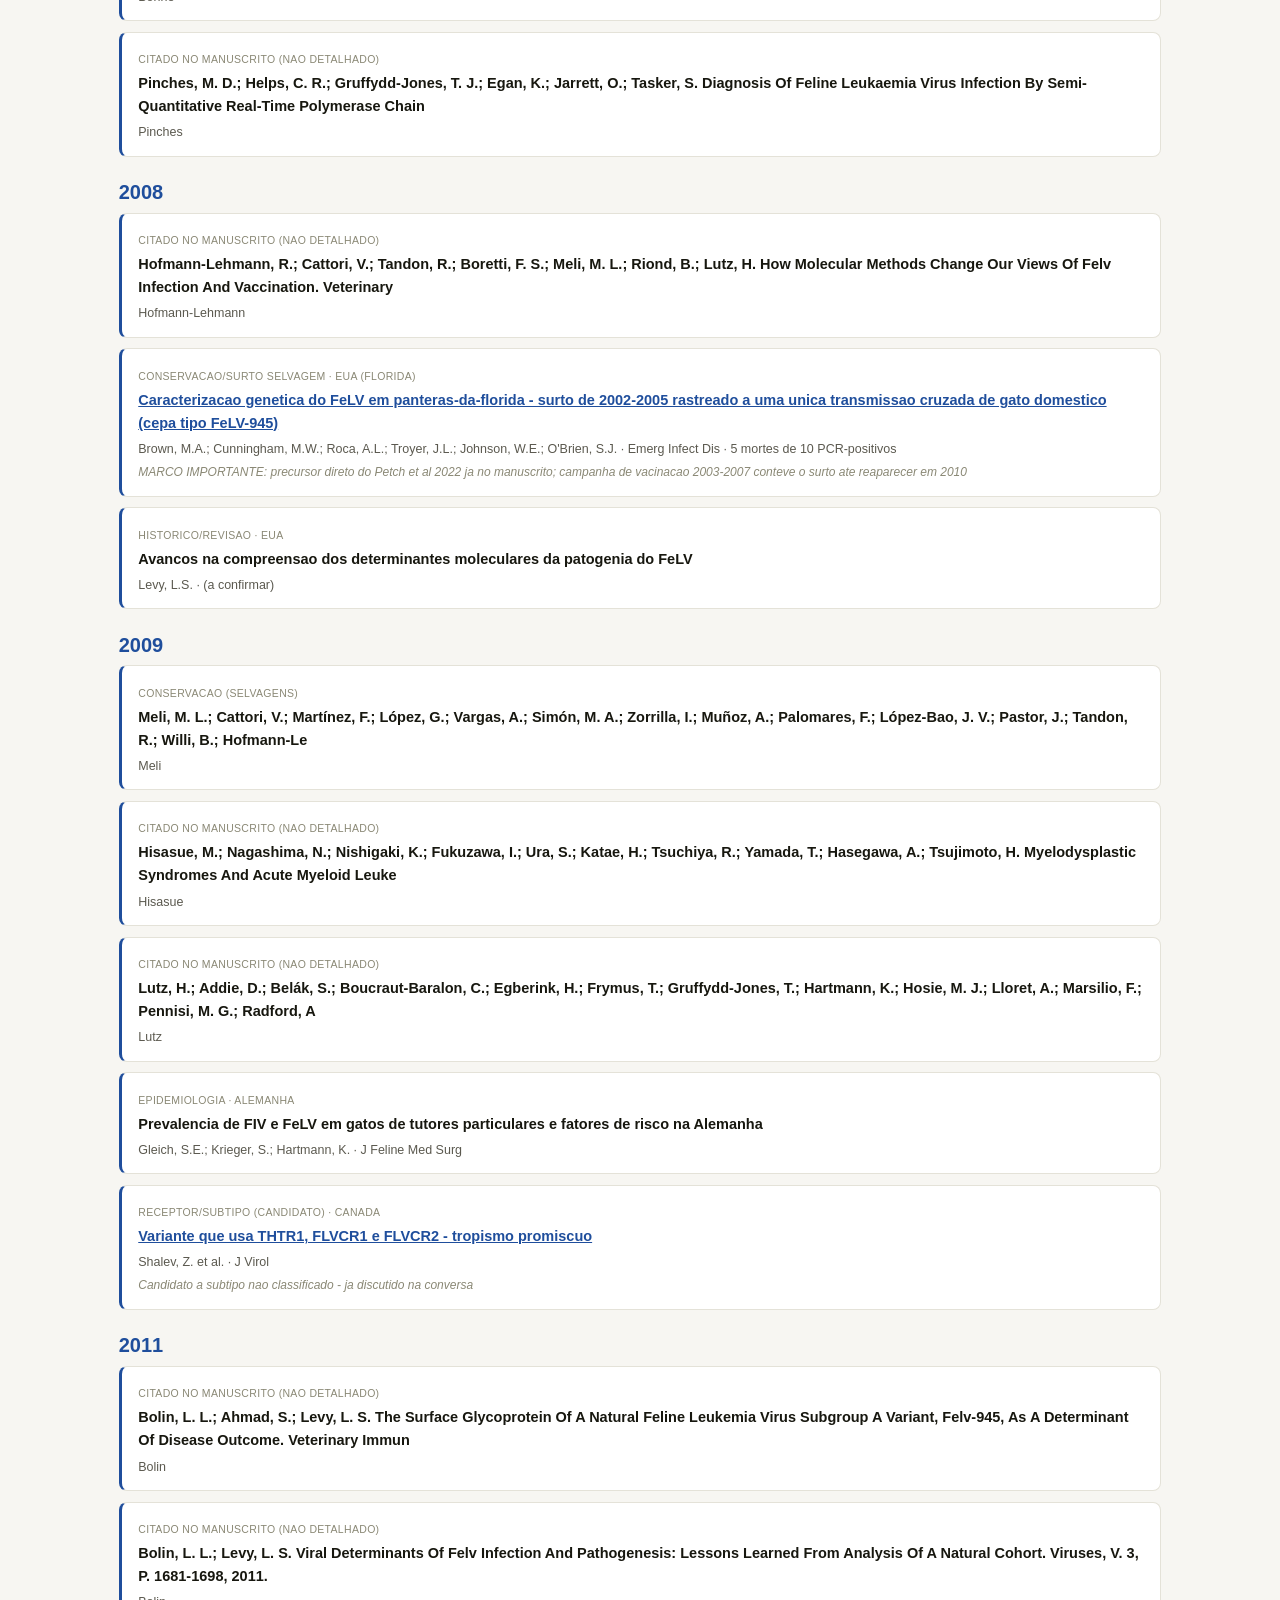
<file: felv_timeline.html>
<!doctype html>
<html lang="pt-BR">
<head>
<meta charset="utf-8">
<meta name="viewport" content="width=device-width, initial-scale=1">
<title>Linha do tempo · FeLV Research Hub</title>
<link rel="stylesheet" href="assets/css/style.css">
<style>
.tl-year {
  position: sticky;
  top: 0;
  background: var(--bg);
  padding: 0.6rem 0 0.3rem;
  font-size: 20px;
  font-weight: 700;
  color: var(--accent);
  z-index: 2;
}
.tl-item {
  background: var(--card);
  border: 1px solid var(--line);
  border-left: 3px solid var(--accent);
  border-radius: 8px;
  padding: 0.9rem 1.1rem;
  margin-bottom: 0.7rem;
}
.tl-item.milestone { border-left-color: var(--red); }
.tl-item .cat {
  display: inline-block;
  font-size: 10.5px;
  text-transform: uppercase;
  letter-spacing: 0.03em;
  color: var(--ink3);
  margin-bottom: 4px;
}
.tl-item .ttl { font-size: 14.5px; font-weight: 600; margin: 0 0 4px; }
.tl-item .meta { font-size: 12.5px; color: var(--ink2); }
.tl-item .notes { font-size: 12px; color: var(--ink3); margin-top: 4px; font-style: italic; }
select#catFilter { max-width: 360px; display: inline-block; margin-bottom: 0.75rem; }
.togglebar { display: flex; gap: 8px; flex-wrap: wrap; align-items: center; margin-bottom: 0.5rem; }
</style>
</head>
<body>
<header class="site">
  <div class="bar">
    <a class="brand" href="index.html">🐱 FeLV Research Hub</a>
    <nav>
      <a href="index.html">Início</a>
      <a href="felv_timeline.html" class="active">Linha do tempo</a>
      <a href="pubmed.html">Literatura</a>
      <a href="enfelv.html">enFeLV</a>
      <a href="epidemiologia.html">Epidemiologia</a>
      <a href="subtipador.html">Subtipador</a>
      <a href="sobre.html">Sobre</a>
    </nav>
  </div>
</header>

<div class="wrap">
  <div class="hero">
    <h1>Linha do tempo do FeLV</h1>
    <p class="en-caption">FeLV Timeline</p>
    <p class="lead">Da descoberta do vírus (1964) até a pesquisa mais recente sobre subgrupos e recombinação: uma cronologia de marcos históricos, receptores, vacinas e epidemiologia, construída a partir da planilha de pesquisa deste projeto. Registros anteriores a 1964 também aparecem, mas identificados como precedentes especulativos ou casos clínicos pré-descoberta, não como FeLV confirmado.</p>
    <p class="en-text" style="max-width:640px">EN: From the discovery of the virus (1964) to the most recent research on subgroups and recombination: a chronology of historical milestones, receptors, vaccines and epidemiology, built from this project's research spreadsheet. Records prior to 1964 also appear, but identified as speculative precedents or pre-discovery clinical cases, not as confirmed FeLV.</p>
  </div>

  <input type="search" id="search" placeholder="Buscar por título, autor, país, DOI...">
  <div class="togglebar">
    <select id="catFilter"><option value="">Todas as categorias</option></select>
    <div class="filters" id="quick">
      <button class="active" data-f="all">Tudo (<span id="cAll"></span>)</button>
      <button data-f="milestone">Marcos históricos</button>
    </div>
  </div>
  <div class="count" id="count"></div>

  <div id="tl"></div>
</div>

<footer class="site">
  Projeto de pesquisa independente sobre FeLV · dados verificados manualmente, erros podem ser reportados via GitHub Issues.
</footer>

<script src="data/timeline.json.js"></script>
<script>
const DATA = window.__TIMELINE__.records;
const CATS = window.__TIMELINE__.categories;

const catSelect = document.getElementById('catFilter');
CATS.forEach(c => {
  const opt = document.createElement('option');
  opt.value = c; opt.textContent = c;
  catSelect.appendChild(opt);
});
document.getElementById('cAll').textContent = DATA.length;

function isMilestone(r) {
  return (r.category || '').toLowerCase().includes('marco historico');
}

function doiUrl(doi) {
  if (!doi || doi === '-' ) return null;
  if (/^https?:\/\//.test(doi)) return doi;
  return 'https://doi.org/' + doi.replace(/^doi:\s*/i, '');
}

function render(list) {
  const tl = document.getElementById('tl');
  let html = '';
  let lastYear = null;
  list.forEach(r => {
    if (r.year !== lastYear) {
      html += `<div class="tl-year">${r.year ?? 'Sem data'}</div>`;
      lastYear = r.year;
    }
    const link = doiUrl(r.doi);
    html += `<div class="tl-item ${isMilestone(r) ? 'milestone' : ''}">
      <div class="cat">${r.category || ''}${r.country ? ' · ' + r.country : ''}</div>
      <div class="ttl">${link ? `<a href="${link}" target="_blank" rel="noopener">${r.title}</a>` : (r.title || '')}</div>
      <div class="meta">${r.authors || ''}${r.journal ? ' · ' + r.journal : ''}${r.metric && r.metric !== '-' ? ' · ' + r.metric : ''}</div>
      ${r.notes ? `<div class="notes">${r.notes}</div>` : ''}
    </div>`;
  });
  tl.innerHTML = html;
  document.getElementById('count').textContent = list.length + ' registro' + (list.length !== 1 ? 's' : '');
}

let currentQuick = 'all';
function applyFilters() {
  const q = document.getElementById('search').value.toLowerCase();
  const cat = catSelect.value;
  let list = DATA;
  if (currentQuick === 'milestone') list = list.filter(isMilestone);
  if (cat) list = list.filter(r => r.category === cat);
  if (q) list = list.filter(r => JSON.stringify(r).toLowerCase().includes(q));
  render(list);
}

document.getElementById('search').addEventListener('input', applyFilters);
catSelect.addEventListener('change', applyFilters);
document.getElementById('quick').addEventListener('click', e => {
  const btn = e.target.closest('button');
  if (!btn) return;
  document.querySelectorAll('#quick button').forEach(b => b.classList.remove('active'));
  btn.classList.add('active');
  currentQuick = btn.dataset.f;
  applyFilters();
});

render(DATA);
</script>
</body>
</html>
</file>
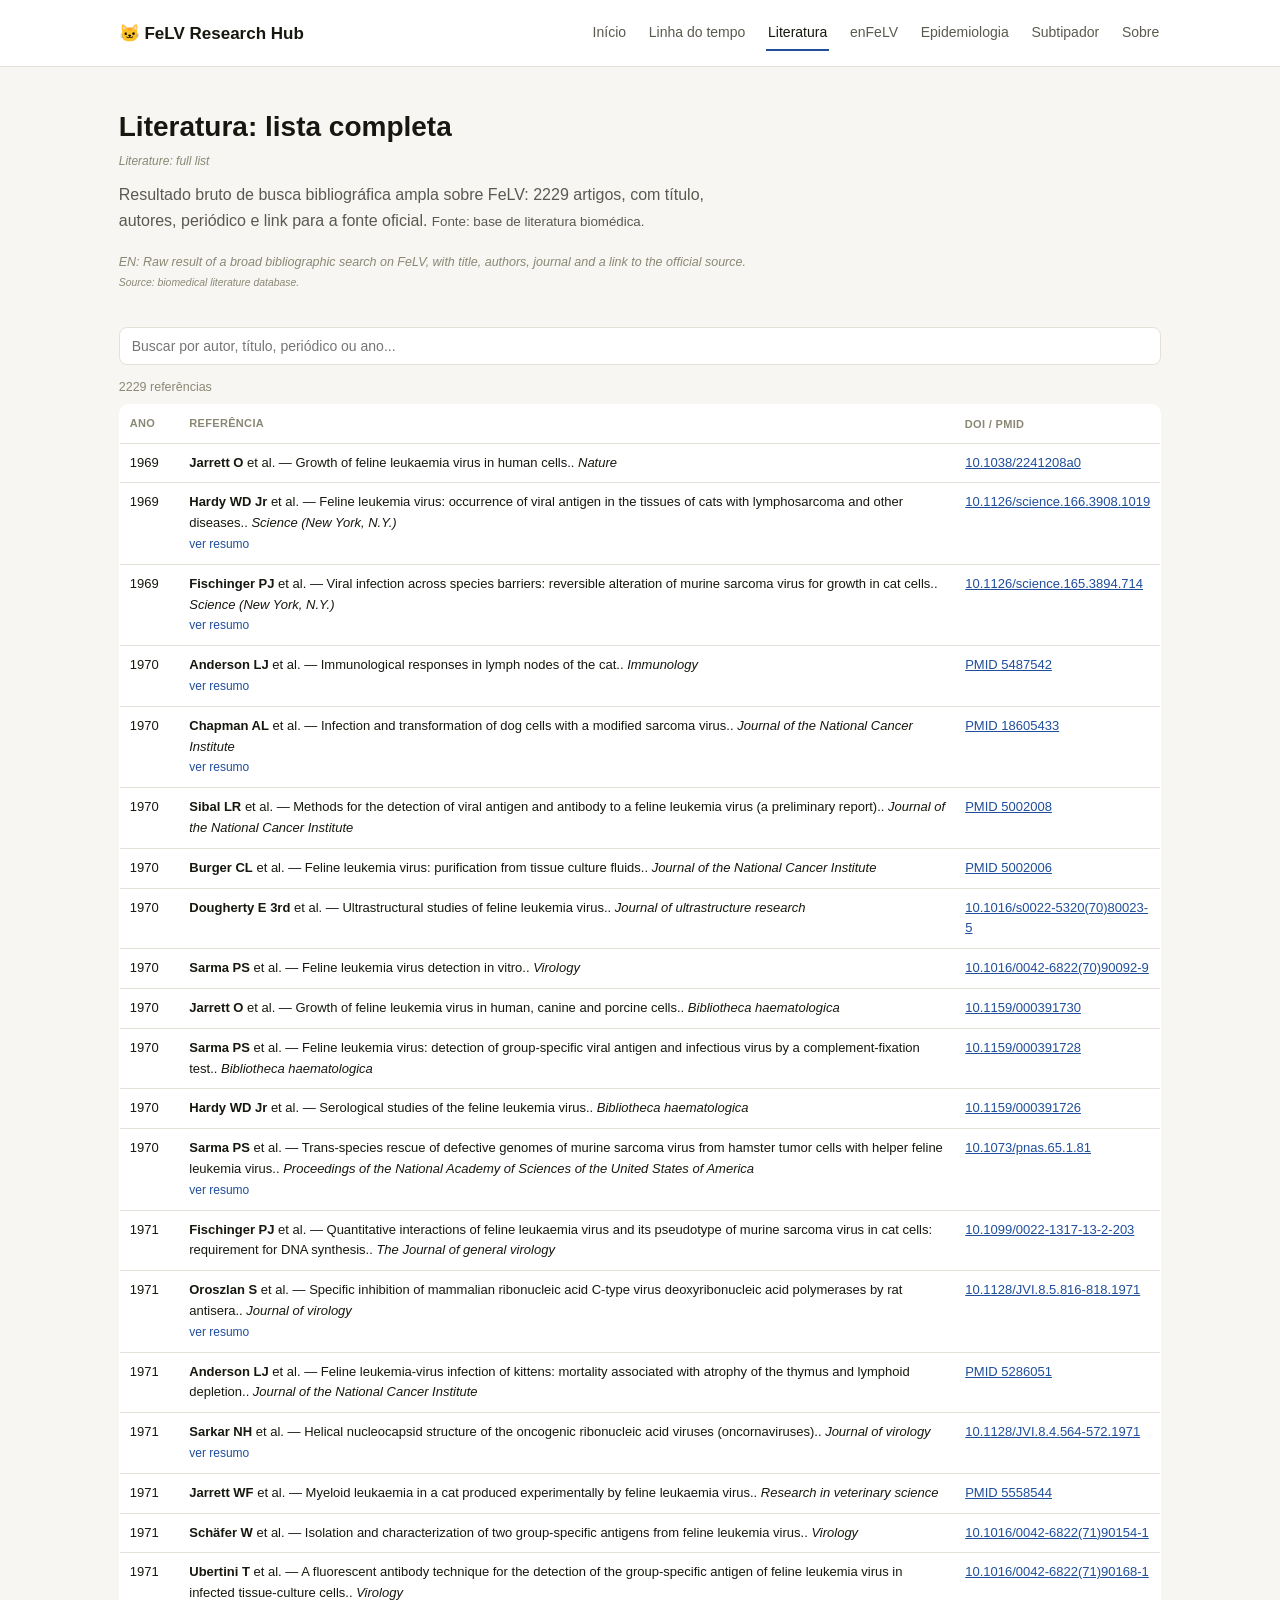
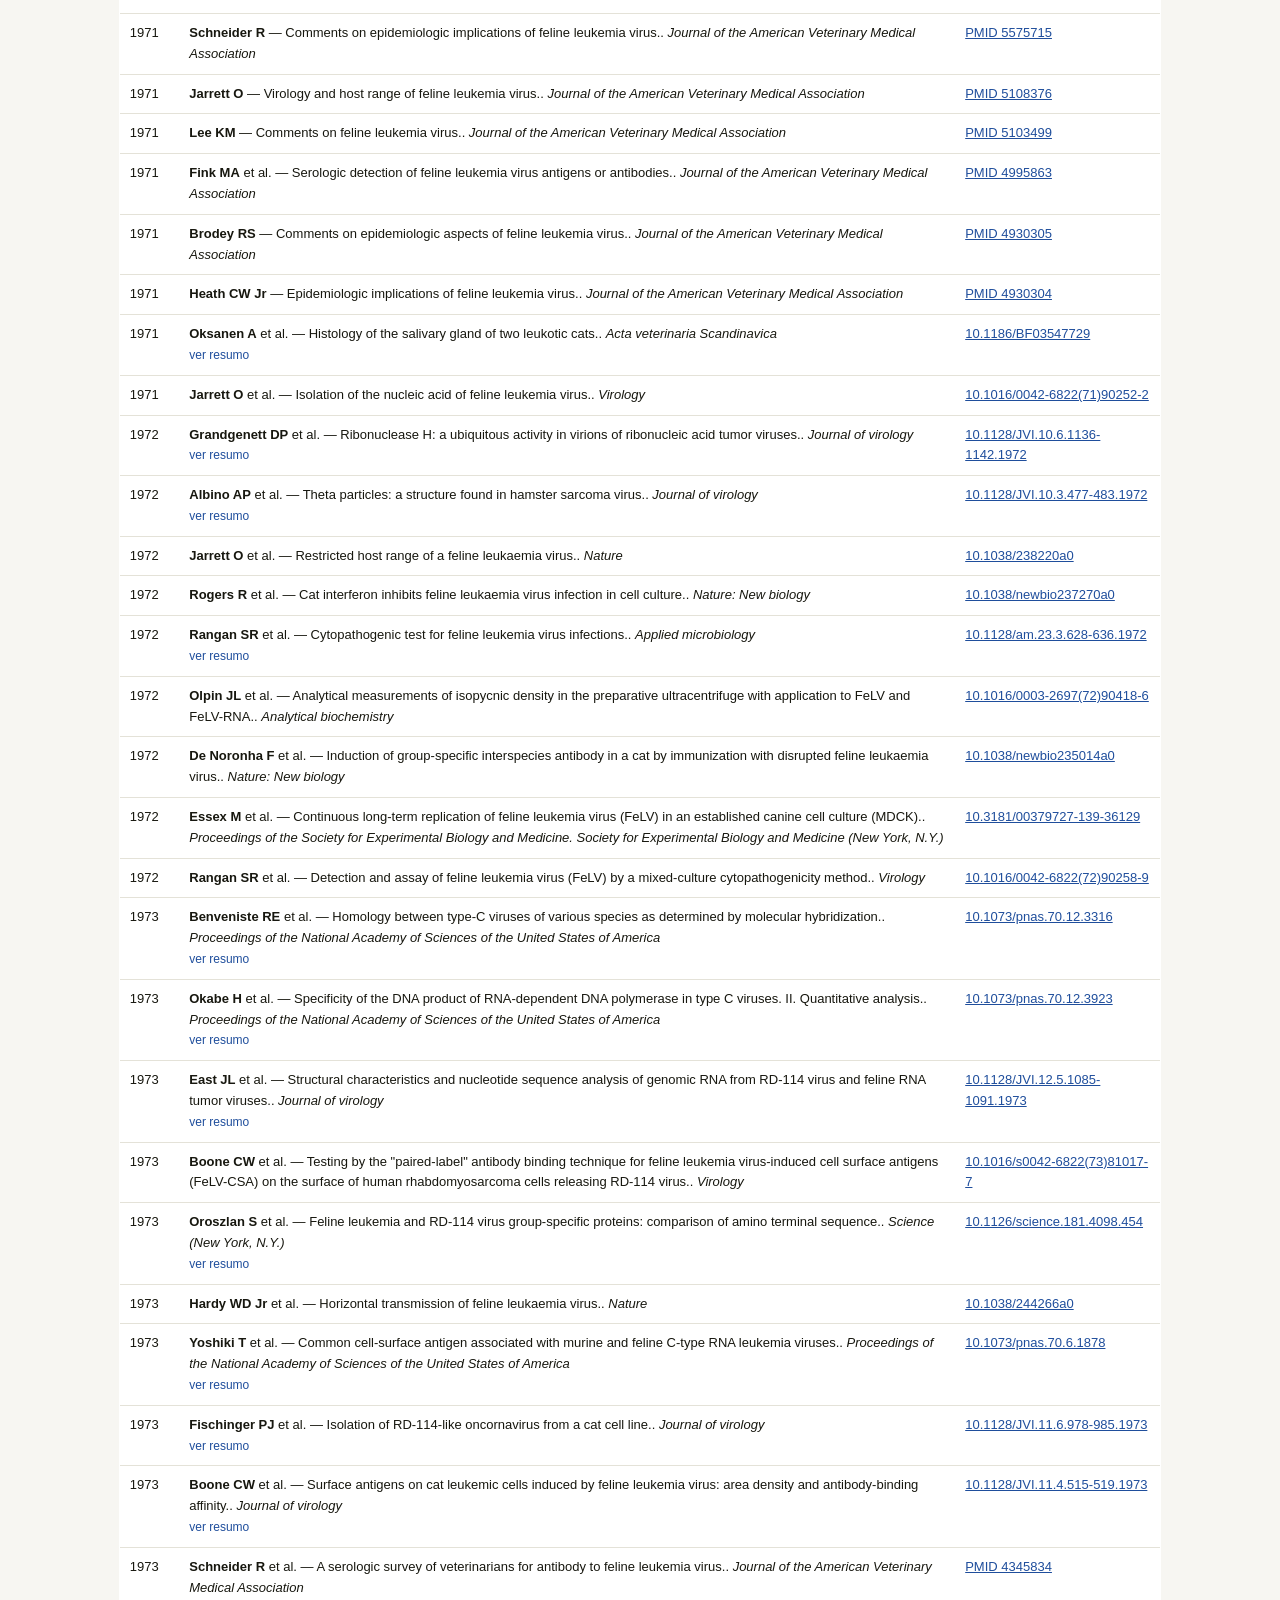
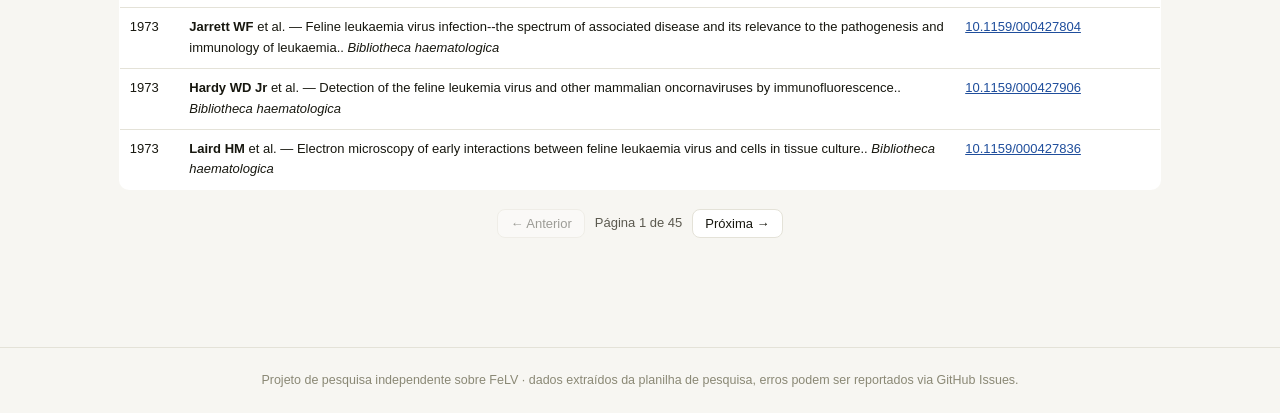
<file: pubmed.html>
<!doctype html>
<html lang="pt-BR">
<head>
<meta charset="utf-8">
<meta name="viewport" content="width=device-width, initial-scale=1">
<title>Literatura · FeLV Research Hub</title>
<link rel="stylesheet" href="assets/css/style.css">
</head>
<body>
<header class="site">
  <div class="bar">
    <a class="brand" href="index.html">🐱 FeLV Research Hub</a>
    <nav>
      <a href="index.html">Início</a>
      <a href="felv_timeline.html">Linha do tempo</a>
      <a href="pubmed.html" class="active">Literatura</a>
      <a href="enfelv.html">enFeLV</a>
      <a href="epidemiologia.html">Epidemiologia</a>
      <a href="subtipador.html">Subtipador</a>
      <a href="sobre.html">Sobre</a>
    </nav>
  </div>
</header>

<div class="wrap">
  <div class="hero">
    <h1>Literatura: lista completa</h1>
    <p class="en-caption">Literature: full list</p>
    <p class="lead">Resultado bruto de busca bibliográfica ampla sobre FeLV: <span id="totalCount">…</span> artigos, com título, autores, periódico e link para a fonte oficial. <small>Fonte: base de literatura biomédica.</small></p>
    <p class="en-text" style="max-width:640px">EN: Raw result of a broad bibliographic search on FeLV, with title, authors, journal and a link to the official source. <small>Source: biomedical literature database.</small></p>
  </div>

  <input type="search" id="search" placeholder="Buscar por autor, título, periódico ou ano...">
  <div class="count" id="count"></div>

  <table>
    <thead>
      <tr>
        <th style="width:60px">Ano</th>
        <th class="ref-cell">Referência</th>
        <th style="width:150px">DOI / PMID</th>
      </tr>
    </thead>
    <tbody id="tbody"></tbody>
  </table>

  <div class="pagination" id="pagination"></div>
</div>

<footer class="site">
  Projeto de pesquisa independente sobre FeLV · dados extraídos da planilha de pesquisa, erros podem ser reportados via GitHub Issues.
</footer>

<script src="assets/js/list-page.js"></script>
<script src="data/pubmed.json.js"></script>
<script>
initListPage({
  data: window.__PUBMED__.records,
  totalCountEl: document.getElementById('totalCount'),
});
</script>
</body>
</html>
</file>
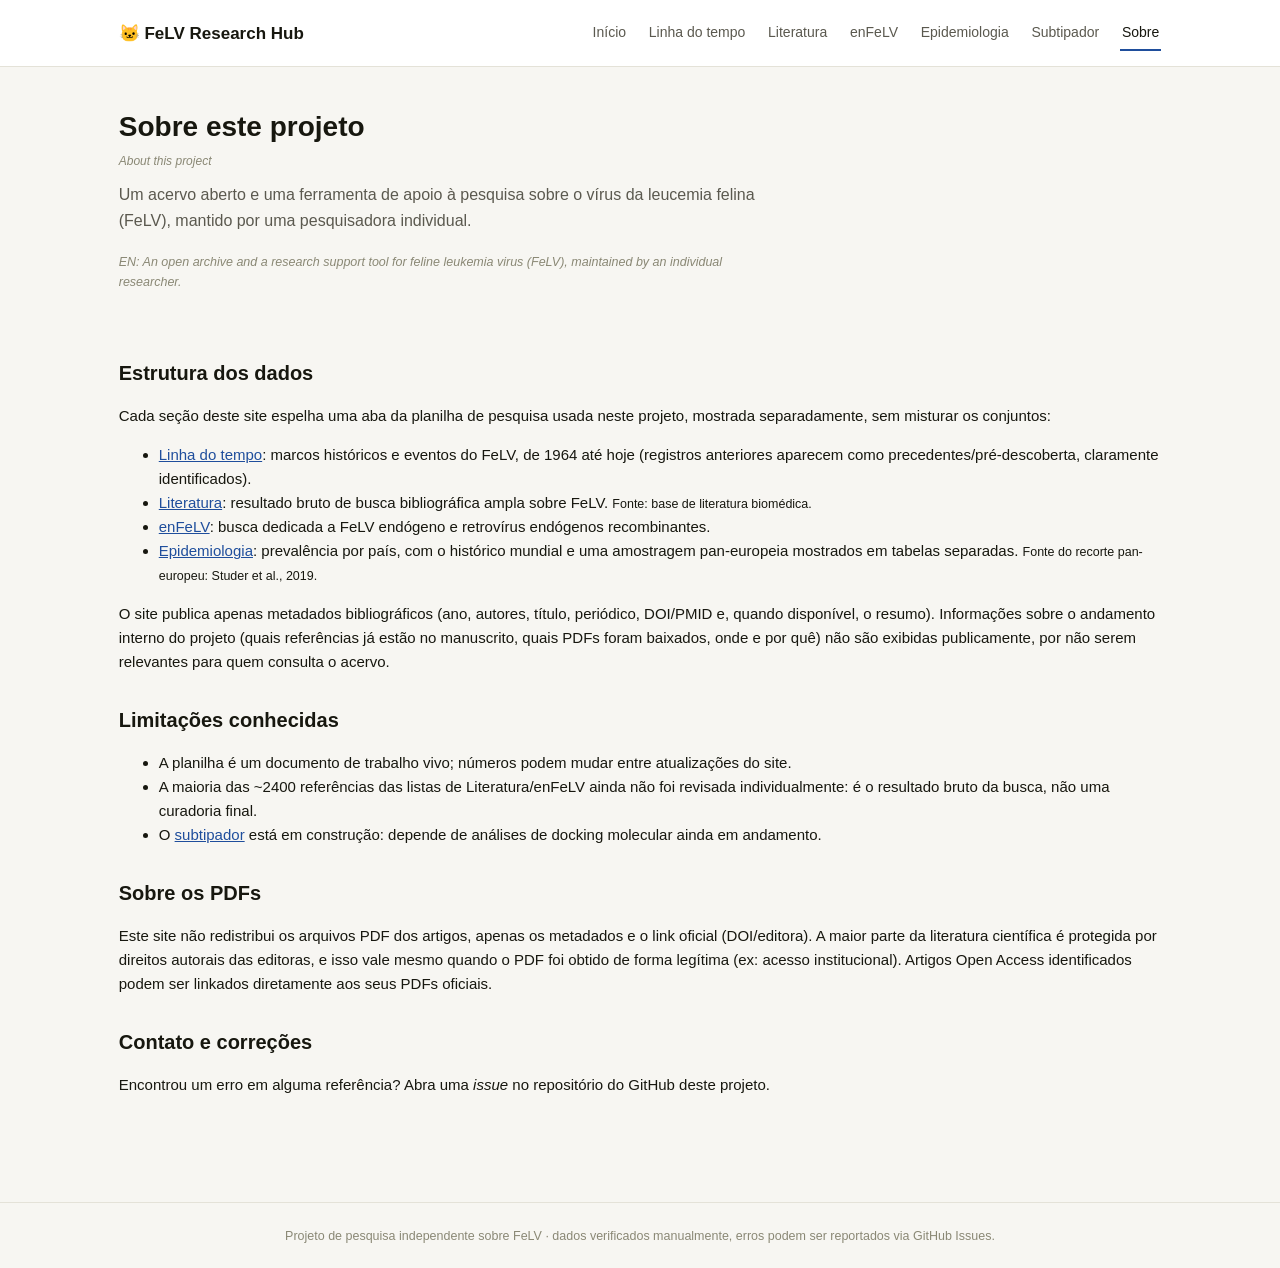
<file: sobre.html>
<!doctype html>
<html lang="pt-BR">
<head>
<meta charset="utf-8">
<meta name="viewport" content="width=device-width, initial-scale=1">
<title>Sobre · FeLV Research Hub</title>
<link rel="stylesheet" href="assets/css/style.css">
</head>
<body>
<header class="site">
  <div class="bar">
    <a class="brand" href="index.html">🐱 FeLV Research Hub</a>
    <nav>
      <a href="index.html">Início</a>
      <a href="felv_timeline.html">Linha do tempo</a>
      <a href="pubmed.html">Literatura</a>
      <a href="enfelv.html">enFeLV</a>
      <a href="epidemiologia.html">Epidemiologia</a>
      <a href="subtipador.html">Subtipador</a>
      <a href="sobre.html" class="active">Sobre</a>
    </nav>
  </div>
</header>

<div class="wrap">
  <div class="hero">
    <h1>Sobre este projeto</h1>
    <p class="en-caption">About this project</p>
    <p class="lead">Um acervo aberto e uma ferramenta de apoio à pesquisa sobre o vírus da leucemia felina (FeLV), mantido por uma pesquisadora individual.</p>
    <p class="en-text" style="max-width:640px">EN: An open archive and a research support tool for feline leukemia virus (FeLV), maintained by an individual researcher.</p>
  </div>

  <h2>Estrutura dos dados</h2>
  <p>Cada seção deste site espelha uma aba da planilha de pesquisa usada neste projeto, mostrada separadamente, sem misturar os conjuntos:</p>
  <ul>
    <li><a href="felv_timeline.html">Linha do tempo</a>: marcos históricos e eventos do FeLV, de 1964 até hoje (registros anteriores aparecem como precedentes/pré-descoberta, claramente identificados).</li>
    <li><a href="pubmed.html">Literatura</a>: resultado bruto de busca bibliográfica ampla sobre FeLV. <small>Fonte: base de literatura biomédica.</small></li>
    <li><a href="enfelv.html">enFeLV</a>: busca dedicada a FeLV endógeno e retrovírus endógenos recombinantes.</li>
    <li><a href="epidemiologia.html">Epidemiologia</a>: prevalência por país, com o histórico mundial e uma amostragem pan-europeia mostrados em tabelas separadas. <small>Fonte do recorte pan-europeu: Studer et al., 2019.</small></li>
  </ul>
  <p>O site publica apenas metadados bibliográficos (ano, autores, título, periódico, DOI/PMID e, quando disponível, o resumo). Informações sobre o andamento interno do projeto (quais referências já estão no manuscrito, quais PDFs foram baixados, onde e por quê) não são exibidas publicamente, por não serem relevantes para quem consulta o acervo.</p>

  <h2>Limitações conhecidas</h2>
  <ul>
    <li>A planilha é um documento de trabalho vivo; números podem mudar entre atualizações do site.</li>
    <li>A maioria das ~2400 referências das listas de Literatura/enFeLV ainda não foi revisada individualmente: é o resultado bruto da busca, não uma curadoria final.</li>
    <li>O <a href="subtipador.html">subtipador</a> está em construção: depende de análises de docking molecular ainda em andamento.</li>
  </ul>

  <h2>Sobre os PDFs</h2>
  <p>Este site não redistribui os arquivos PDF dos artigos, apenas os metadados e o link oficial (DOI/editora). A maior parte da literatura científica é protegida por direitos autorais das editoras, e isso vale mesmo quando o PDF foi obtido de forma legítima (ex: acesso institucional). Artigos Open Access identificados podem ser linkados diretamente aos seus PDFs oficiais.</p>

  <h2>Contato e correções</h2>
  <p>Encontrou um erro em alguma referência? Abra uma <i>issue</i> no repositório do GitHub deste projeto.</p>
</div>

<footer class="site">
  Projeto de pesquisa independente sobre FeLV · dados verificados manualmente, erros podem ser reportados via GitHub Issues.
</footer>
</body>
</html>
</file>
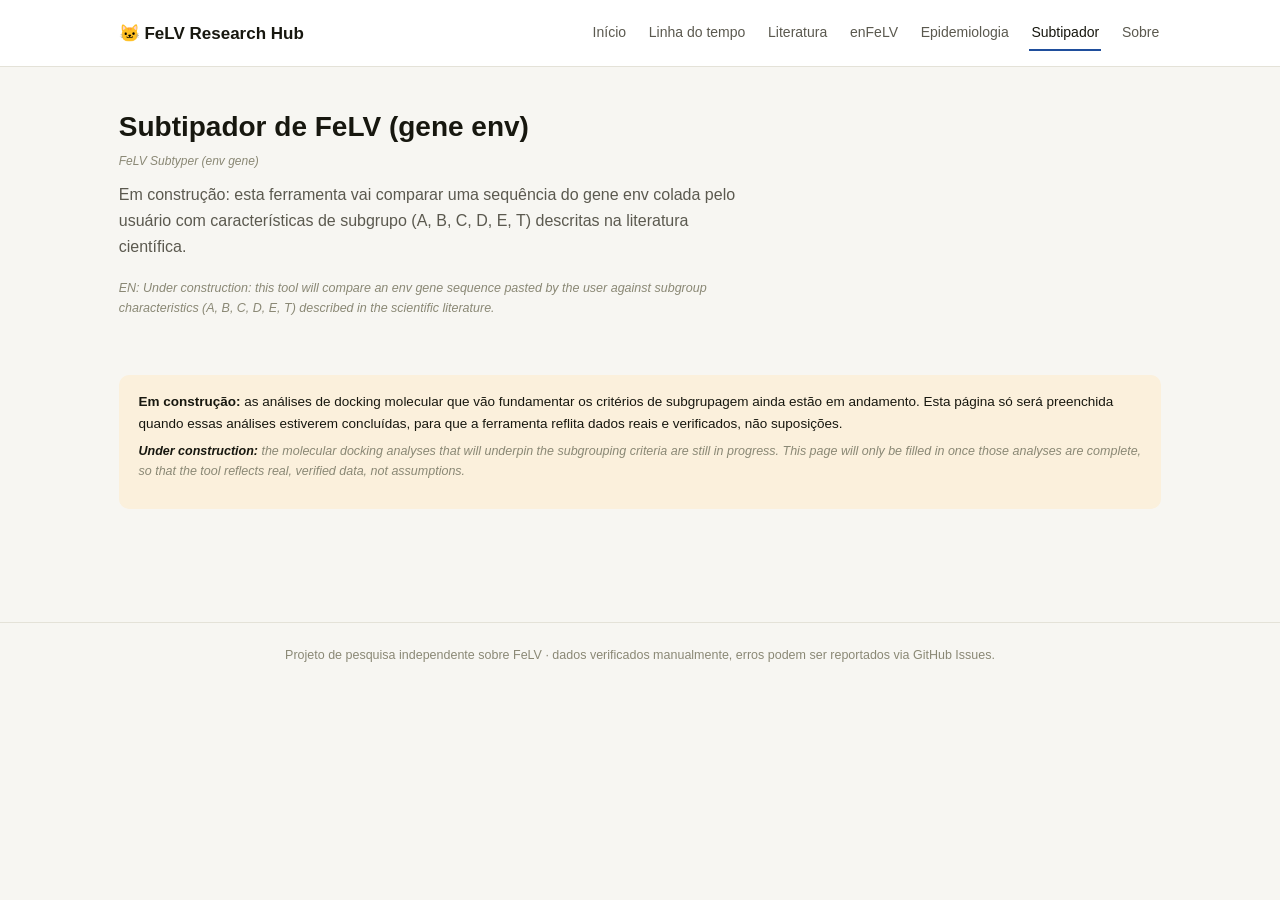
<file: subtipador.html>
<!doctype html>
<html lang="pt-BR">
<head>
<meta charset="utf-8">
<meta name="viewport" content="width=device-width, initial-scale=1">
<title>Subtipador · FeLV Research Hub</title>
<link rel="stylesheet" href="assets/css/style.css">
</head>
<body>
<header class="site">
  <div class="bar">
    <a class="brand" href="index.html">🐱 FeLV Research Hub</a>
    <nav>
      <a href="index.html">Início</a>
      <a href="felv_timeline.html">Linha do tempo</a>
      <a href="pubmed.html">Literatura</a>
      <a href="enfelv.html">enFeLV</a>
      <a href="epidemiologia.html">Epidemiologia</a>
      <a href="subtipador.html" class="active">Subtipador</a>
      <a href="sobre.html">Sobre</a>
    </nav>
  </div>
</header>

<div class="wrap">
  <div class="hero">
    <h1>Subtipador de FeLV (gene env)</h1>
    <p class="en-caption">FeLV Subtyper (env gene)</p>
    <p class="lead">Em construção: esta ferramenta vai comparar uma sequência do gene env colada pelo usuário com características de subgrupo (A, B, C, D, E, T) descritas na literatura científica.</p>
    <p class="en-text" style="max-width:640px">EN: Under construction: this tool will compare an env gene sequence pasted by the user against subgroup characteristics (A, B, C, D, E, T) described in the scientific literature.</p>
  </div>

  <div class="notice warn">
    <b>Em construção:</b> as análises de docking molecular que vão fundamentar os critérios de subgrupagem ainda estão em andamento. Esta página só será preenchida quando essas análises estiverem concluídas, para que a ferramenta reflita dados reais e verificados, não suposições.
    <p class="en-text"><b>Under construction:</b> the molecular docking analyses that will underpin the subgrouping criteria are still in progress. This page will only be filled in once those analyses are complete, so that the tool reflects real, verified data, not assumptions.</p>
  </div>
</div>

<footer class="site">
  Projeto de pesquisa independente sobre FeLV · dados verificados manualmente, erros podem ser reportados via GitHub Issues.
</footer>
</body>
</html>
</file>
<file: assets/css/style.css>
:root {
  --bg: #F7F6F2;
  --card: #FFFFFF;
  --ink: #17170F;
  --ink2: #5B594F;
  --ink3: #8A8875;
  --line: #E4E2D8;
  --accent: #1F4E9C;
  --accent-bg: #E6F1FB;
  --green: #1E8A3B;
  --green-bg: #EAF3DE;
  --amber: #9A6A00;
  --amber-bg: #FBF0DC;
  --red: #C01C1C;
  --red-bg: #FCEBEB;
  --radius: 10px;
}

@media (prefers-color-scheme: dark) {
  :root {
    --bg: #14140F;
    --card: #1C1B17;
    --ink: #F0EFEC;
    --ink2: #C3C2B7;
    --ink3: #8A8875;
    --line: #33322A;
    --accent: #82B3F0;
    --accent-bg: #123055;
    --green: #8FCB7E;
    --green-bg: #1C3312;
    --amber: #E6C778;
    --amber-bg: #3A2E0C;
    --red: #F0A0A0;
    --red-bg: #3A1414;
  }
}

* { box-sizing: border-box; }

html, body {
  margin: 0;
  padding: 0;
  background: var(--bg);
  color: var(--ink);
  font: 15px/1.6 -apple-system, "Segoe UI", Roboto, sans-serif;
}

a { color: var(--accent); }

.wrap {
  max-width: 1080px;
  margin: 0 auto;
  padding: 0 1.25rem 3rem;
}

header.site {
  border-bottom: 1px solid var(--line);
  background: var(--card);
}

header.site .bar {
  max-width: 1080px;
  margin: 0 auto;
  padding: 1rem 1.25rem;
  display: flex;
  align-items: center;
  justify-content: space-between;
  flex-wrap: wrap;
  gap: 0.75rem;
}

header.site .brand {
  font-weight: 700;
  font-size: 17px;
  color: var(--ink);
  text-decoration: none;
  display: flex;
  align-items: center;
  gap: 8px;
}

header.site nav {
  display: flex;
  gap: 1.25rem;
  flex-wrap: wrap;
}

header.site nav a {
  color: var(--ink2);
  text-decoration: none;
  font-size: 14px;
  padding: 6px 2px;
  border-bottom: 2px solid transparent;
}

header.site nav a:hover,
header.site nav a.active {
  color: var(--ink);
  border-bottom-color: var(--accent);
}

.hero {
  padding: 2.5rem 0 1.5rem;
}

.en-caption {
  font-size: 12px;
  color: var(--ink3);
  font-style: italic;
  margin: -0.35rem 0 0.75rem;
}

.en-text {
  font-size: 12.5px;
  color: var(--ink3);
  font-style: italic;
  margin-top: 6px;
}

.stat .l-en {
  font-size: 10px;
  color: var(--ink3);
  font-style: italic;
}

.card .en-caption {
  margin: -0.3rem 0 0.5rem;
}

.hero h1 {
  font-size: 28px;
  margin: 0 0 0.5rem;
}

.hero p.lead {
  color: var(--ink2);
  font-size: 16px;
  max-width: 640px;
  margin: 0 0 1.25rem;
}

.stats {
  display: flex;
  gap: 1rem;
  flex-wrap: wrap;
  margin: 1.5rem 0;
}

.stat {
  background: var(--card);
  border: 1px solid var(--line);
  border-radius: var(--radius);
  padding: 0.9rem 1.1rem;
  min-width: 130px;
}

.stat .n {
  font-size: 22px;
  font-weight: 700;
}

.stat .l {
  color: var(--ink3);
  font-size: 12.5px;
}

.card-grid {
  display: grid;
  grid-template-columns: repeat(auto-fit, minmax(240px, 1fr));
  gap: 1rem;
  margin: 1.5rem 0;
}

.card {
  background: var(--card);
  border: 1px solid var(--line);
  border-radius: var(--radius);
  padding: 1.25rem;
  text-decoration: none;
  color: var(--ink);
  display: block;
}

.card h3 {
  margin: 0 0 0.4rem;
  font-size: 16px;
}

.card p {
  margin: 0;
  color: var(--ink2);
  font-size: 13.5px;
}

.notice {
  border: 1px solid var(--line);
  background: var(--card);
  border-radius: var(--radius);
  padding: 1rem 1.25rem;
  font-size: 13.5px;
  color: var(--ink2);
  margin: 1.5rem 0;
}

.notice b { color: var(--ink); }
.notice.warn { background: var(--amber-bg); border-color: transparent; color: var(--ink); }

h2 { font-size: 20px; margin: 2rem 0 0.75rem; }

input[type=search] {
  width: 100%;
  padding: 10px 12px;
  border: 1px solid var(--line);
  border-radius: 8px;
  background: var(--card);
  color: var(--ink);
  font-size: 14px;
  margin-bottom: 0.75rem;
}

.filters {
  display: flex;
  gap: 8px;
  flex-wrap: wrap;
  margin-bottom: 1rem;
}

.filters button {
  border: 1px solid var(--line);
  background: var(--card);
  color: var(--ink2);
  padding: 6px 12px;
  border-radius: 8px;
  font-size: 12.5px;
  cursor: pointer;
}

.filters button.active {
  color: var(--accent);
  background: var(--accent-bg);
  border-color: transparent;
}

.count { font-size: 12.5px; color: var(--ink3); margin-bottom: 0.5rem; }

table {
  width: 100%;
  border-collapse: collapse;
  background: var(--card);
  border-radius: var(--radius);
  overflow: hidden;
  border: 1px solid var(--line);
}

thead th {
  text-align: left;
  font-size: 11px;
  text-transform: uppercase;
  letter-spacing: 0.03em;
  color: var(--ink3);
  padding: 10px;
  border-bottom: 1px solid var(--line);
  position: sticky;
  top: 0;
  background: var(--card);
}

tbody td {
  padding: 9px 10px;
  border-bottom: 1px solid var(--line);
  vertical-align: top;
  font-size: 13px;
}

tbody tr:last-child td { border-bottom: none; }
tbody tr:hover { background: var(--bg); }

.badge {
  display: inline-block;
  font-size: 11px;
  padding: 2px 7px;
  border-radius: 6px;
  font-weight: 500;
}

.badge.yes { background: var(--green-bg); color: var(--green); }
.badge.no { background: var(--line); color: var(--ink3); }

.ref-cell { max-width: 480px; }

footer.site {
  border-top: 1px solid var(--line);
  margin-top: 3rem;
  padding: 1.5rem 1.25rem;
  color: var(--ink3);
  font-size: 12.5px;
  text-align: center;
}

.pagination {
  display: flex;
  align-items: center;
  gap: 10px;
  justify-content: center;
  margin: 1.25rem 0;
  font-size: 13px;
  color: var(--ink2);
}

.pagination button {
  border: 1px solid var(--line);
  background: var(--card);
  color: var(--ink);
  padding: 6px 12px;
  border-radius: 8px;
  font-size: 13px;
  cursor: pointer;
}

.pagination button:disabled {
  opacity: 0.4;
  cursor: default;
}

.abstract-toggle {
  background: none;
  border: none;
  color: var(--accent);
  font-size: 12px;
  cursor: pointer;
  padding: 0;
}

.abstract-box {
  margin-top: 6px;
  font-size: 12.5px;
  color: var(--ink2);
  background: var(--bg);
  border-radius: 6px;
  padding: 8px 10px;
  display: none;
}

.abstract-box.open { display: block; }

textarea, select {
  width: 100%;
  padding: 10px 12px;
  border: 1px solid var(--line);
  border-radius: 8px;
  background: var(--card);
  color: var(--ink);
  font: 13px/1.5 ui-monospace, "SF Mono", Consolas, monospace;
}

button.primary {
  background: var(--accent);
  color: #fff;
  border: none;
  padding: 10px 18px;
  border-radius: 8px;
  font-size: 14px;
  cursor: pointer;
}

button.primary:hover { opacity: 0.9; }

.result-box {
  background: var(--card);
  border: 1px solid var(--line);
  border-radius: var(--radius);
  padding: 1.25rem;
  margin-top: 1rem;
}

.result-row {
  display: flex;
  justify-content: space-between;
  align-items: center;
  padding: 8px 0;
  border-bottom: 1px solid var(--line);
}

.result-row:last-child { border-bottom: none; }

.bar-bg {
  background: var(--line);
  border-radius: 6px;
  height: 8px;
  flex: 1;
  margin: 0 12px;
  overflow: hidden;
}

.bar-fill {
  height: 100%;
  background: var(--accent);
}
</file>
